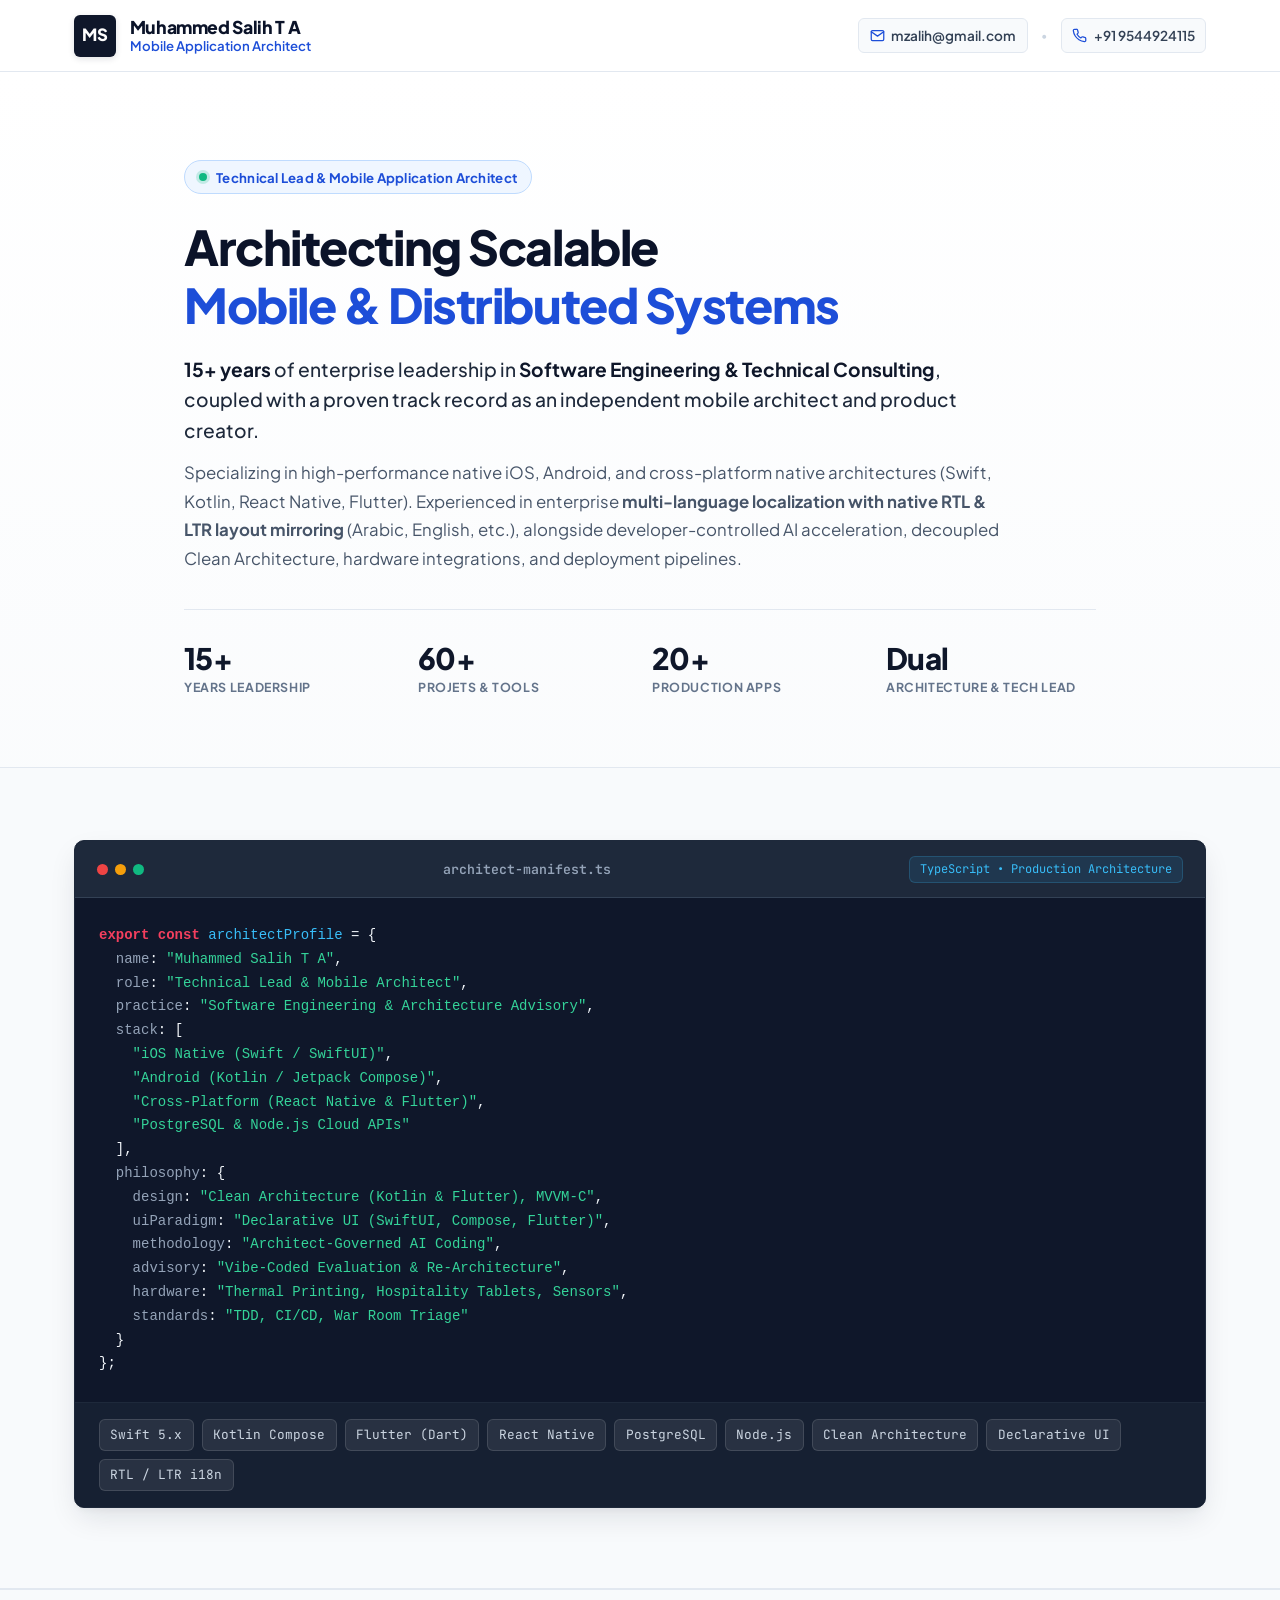
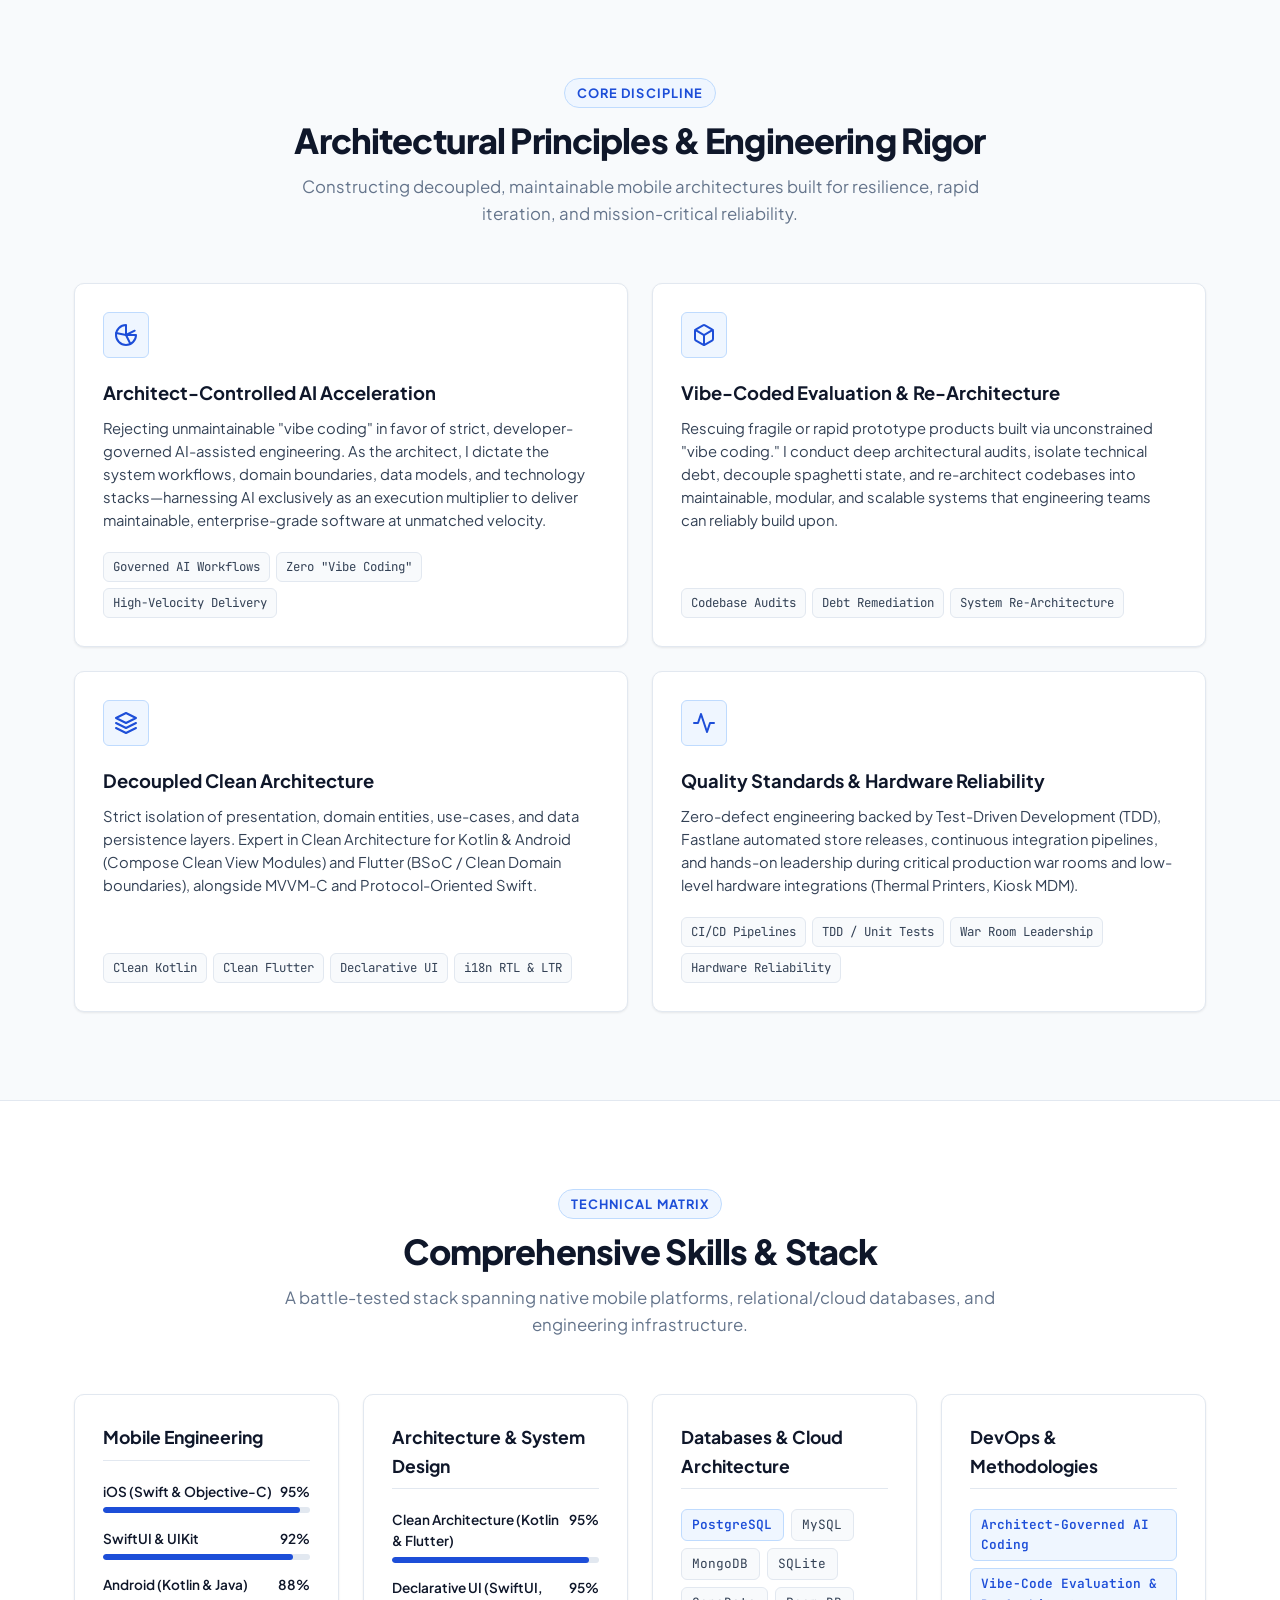
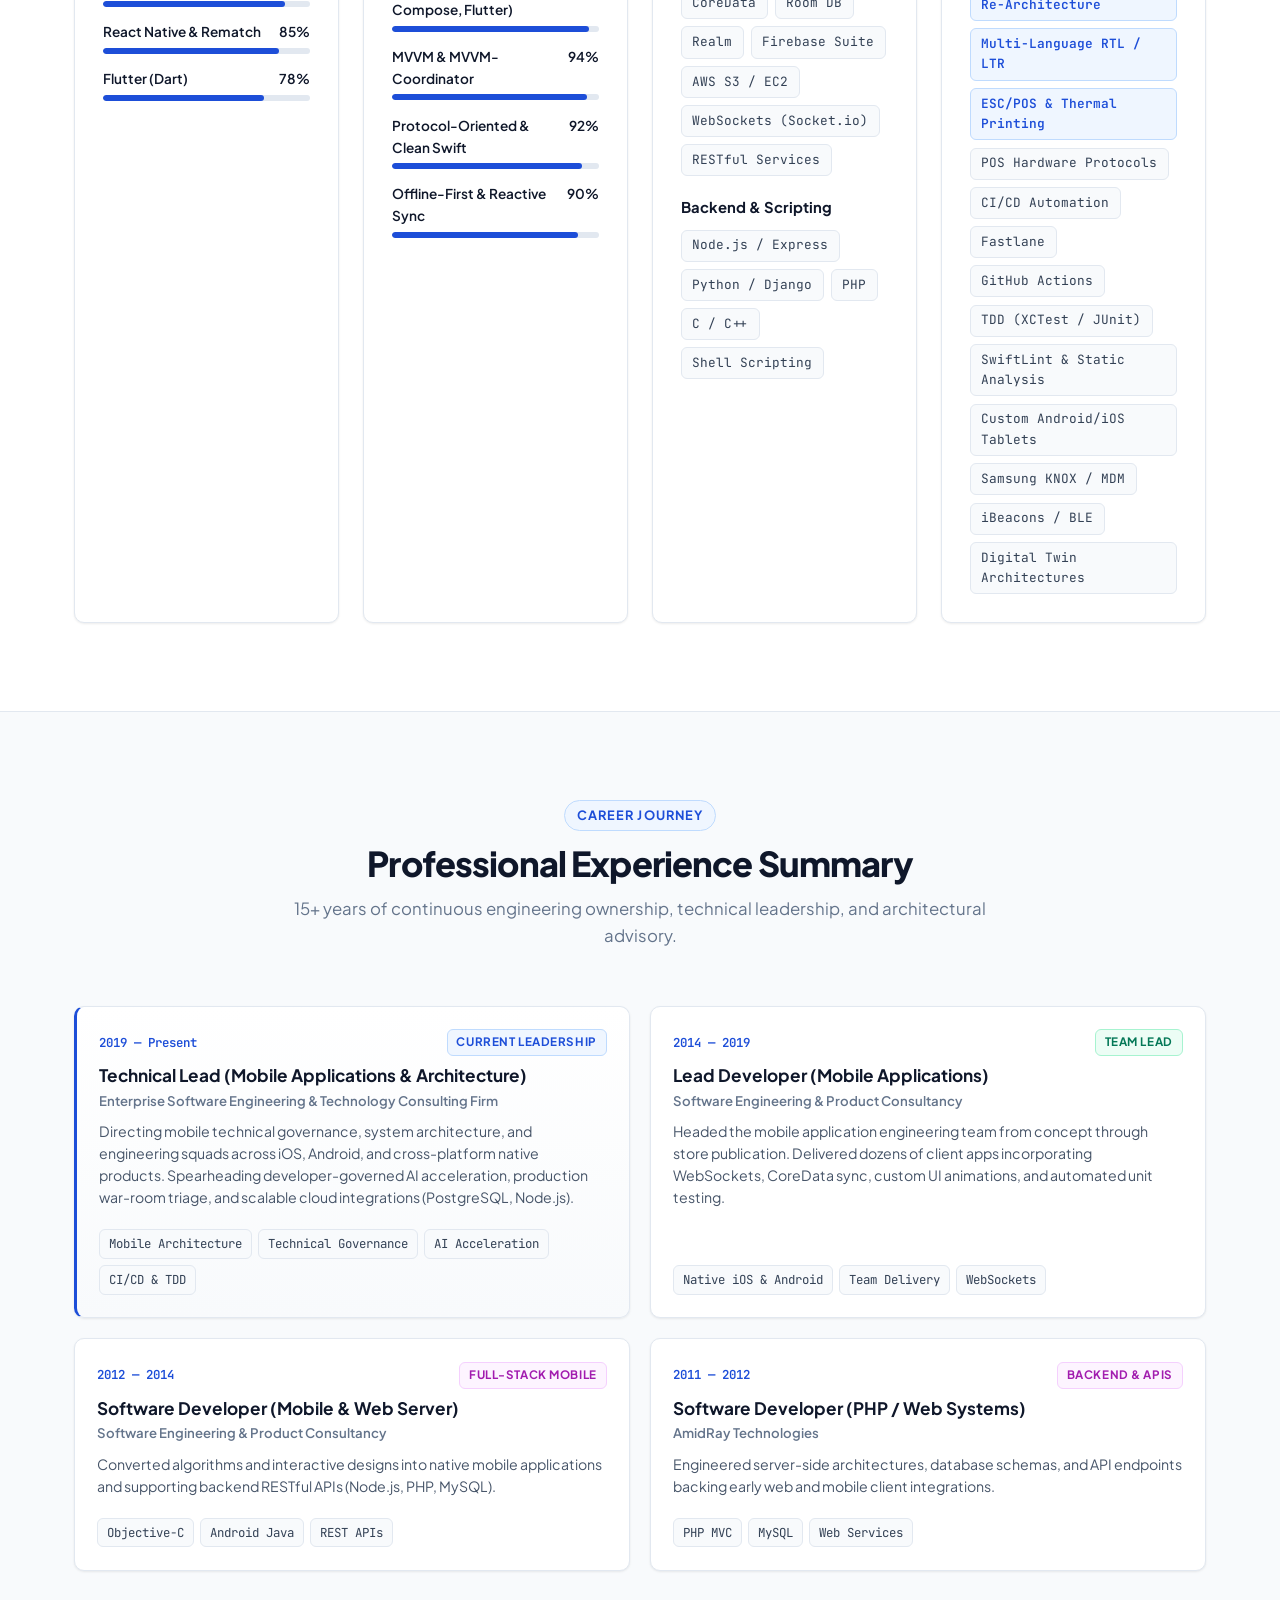
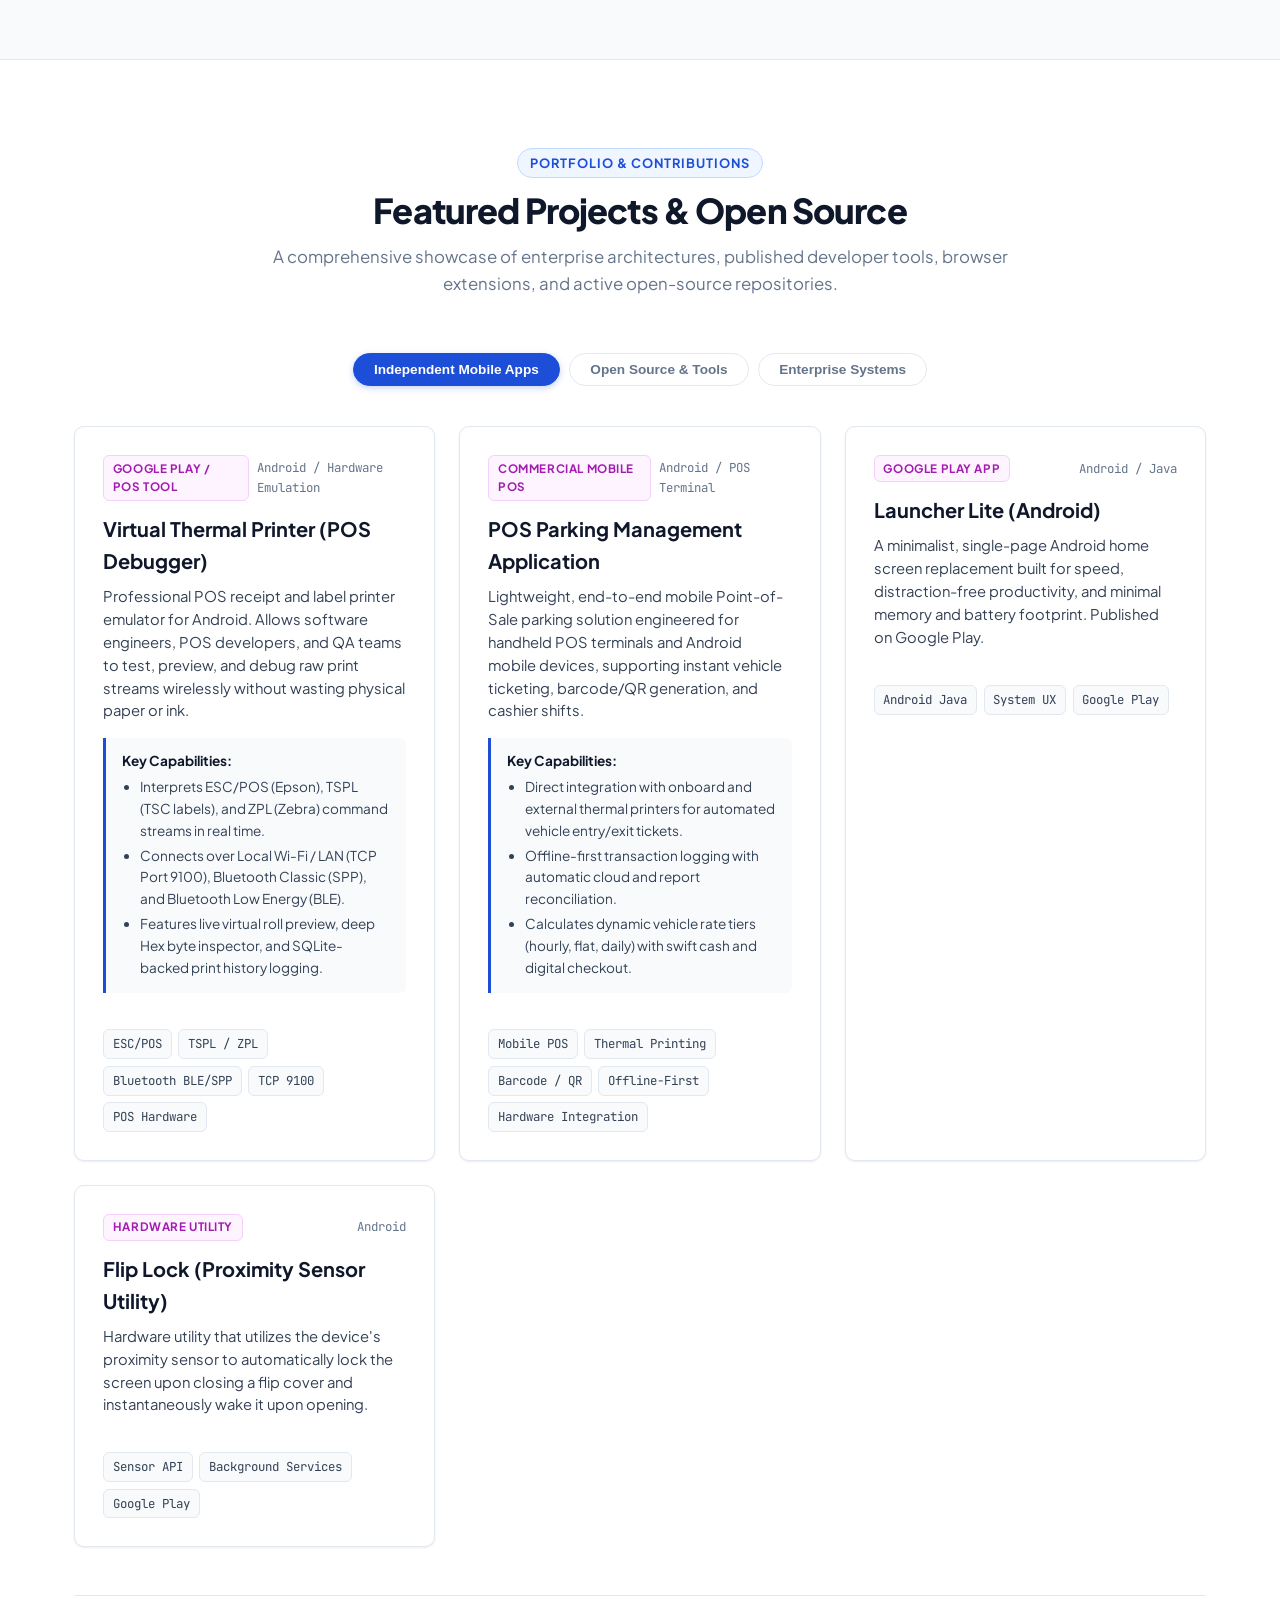
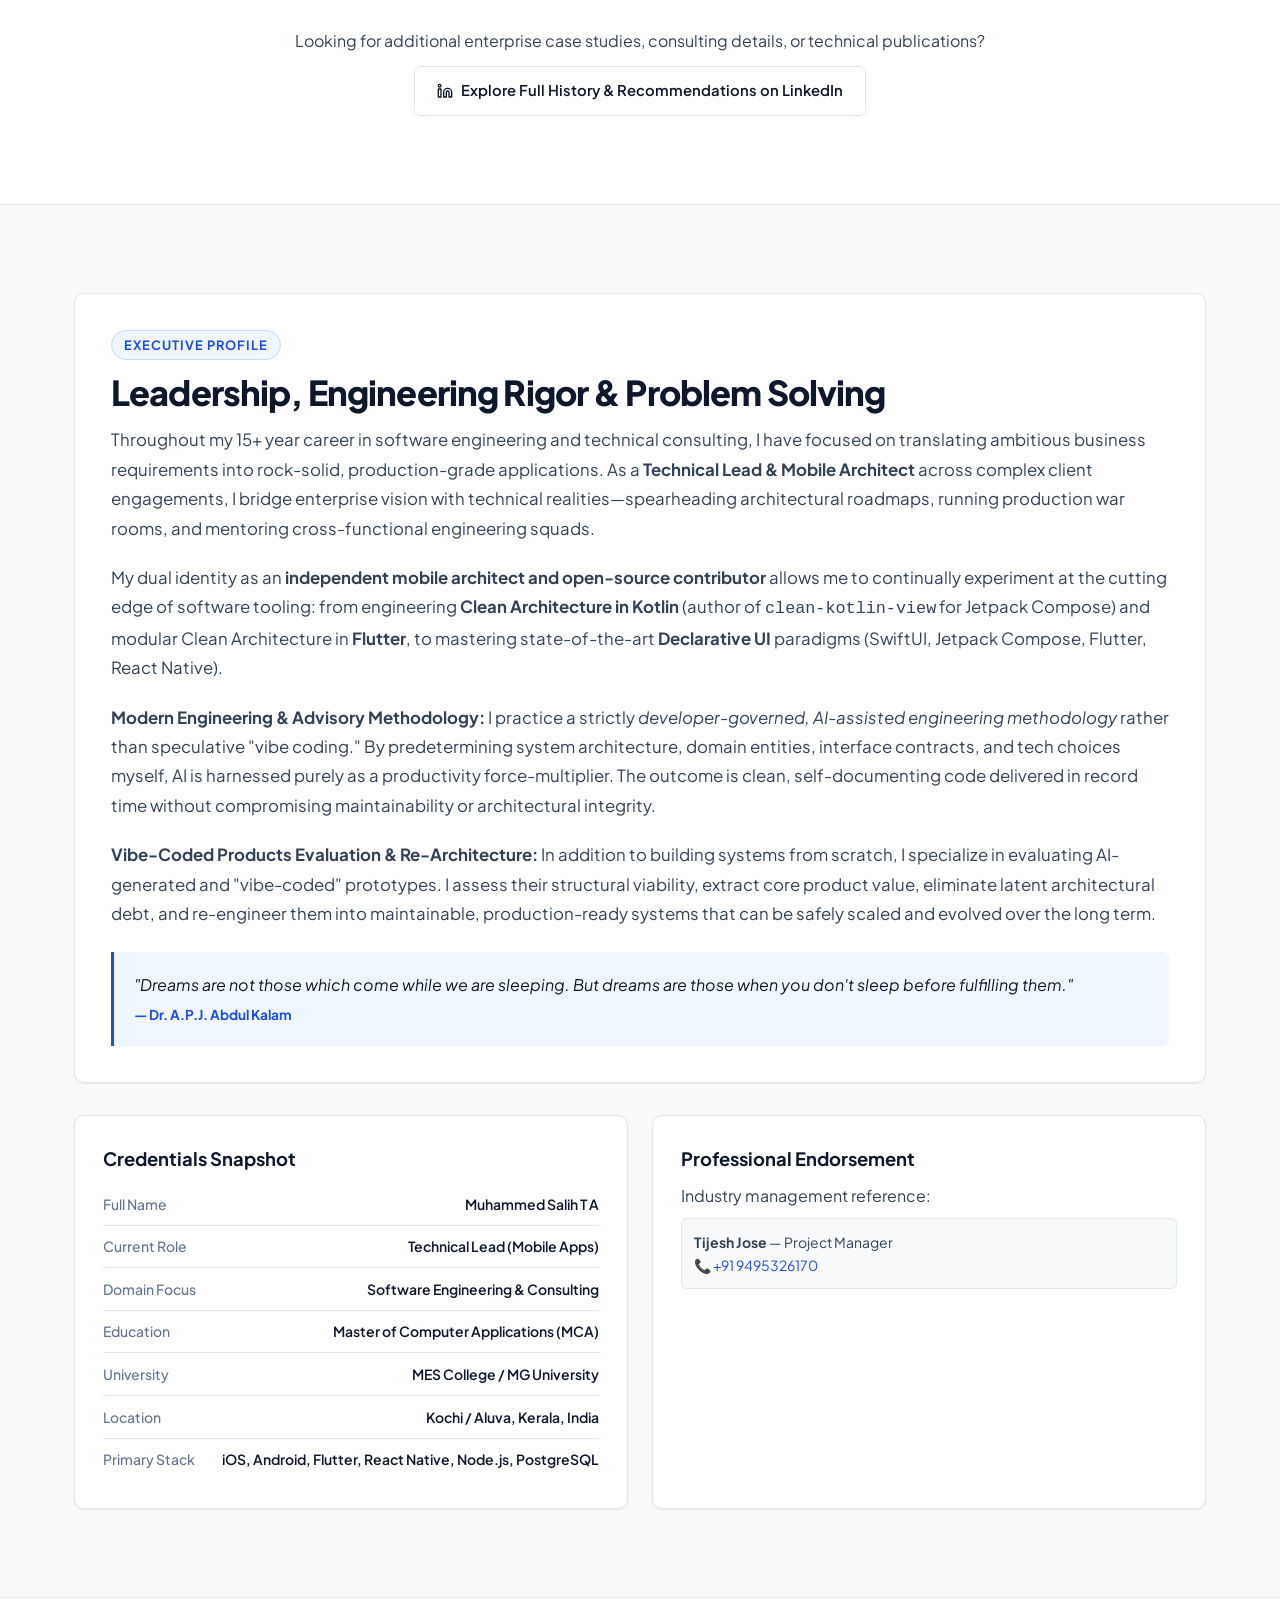
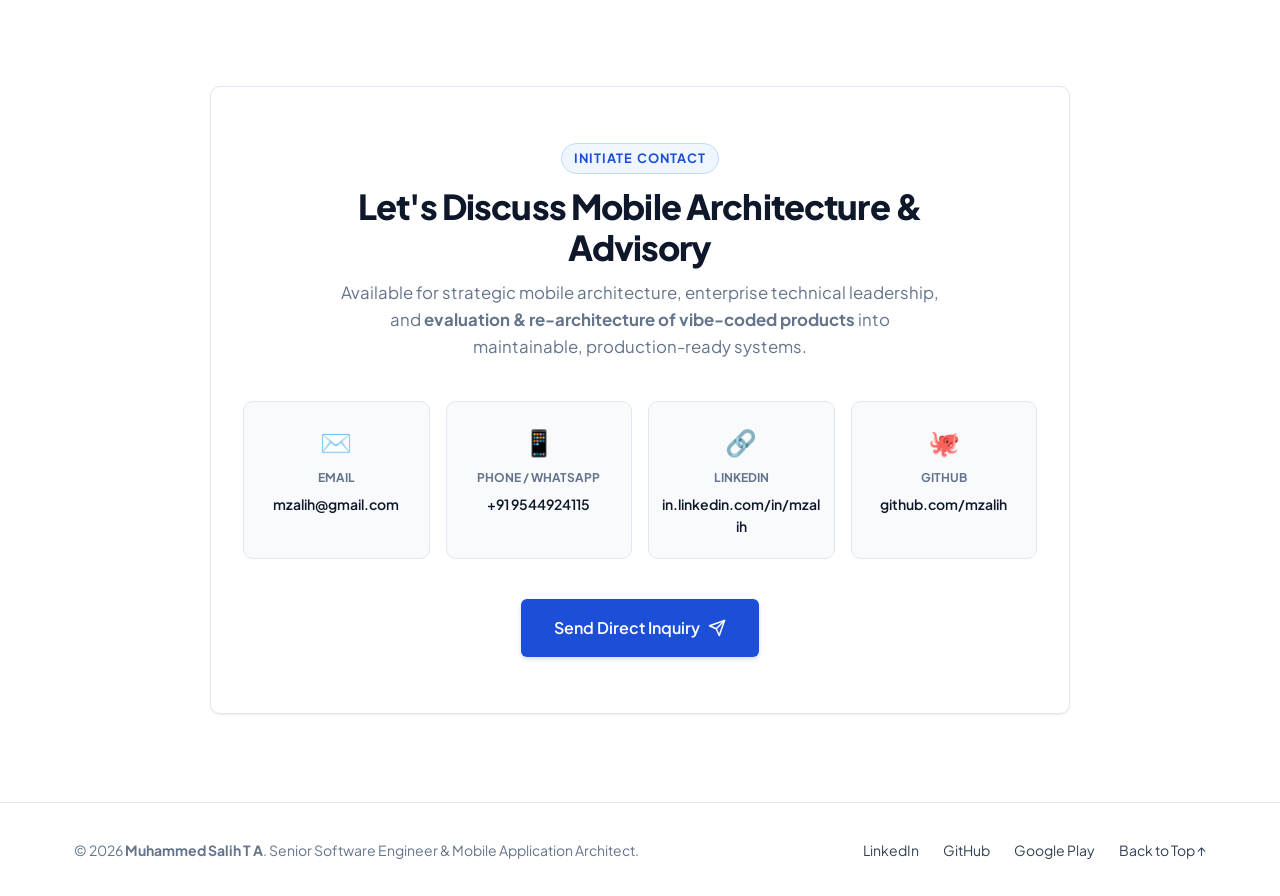
<file: index.html>
<!DOCTYPE html>
<html lang="en">

<head>
  <meta charset="UTF-8" />
  <meta name="viewport" content="width=device-width, initial-scale=1.0" />
  <title>Muhammed Salih T A — Senior Software Engineer & Mobile Application Architect</title>
  <meta name="description"
    content="Professional portfolio and dossier of Muhammed Salih T A (Zalih) — Senior Software Engineer, Mobile Application Architect, and Technical Lead." />
  <link rel="preconnect" href="https://fonts.googleapis.com" />
  <link rel="preconnect" href="https://fonts.gstatic.com" crossorigin />
  <link
    href="https://fonts.googleapis.com/css2?family=Plus+Jakarta+Sans:wght@300;400;500;600;700;800&family=JetBrains+Mono:wght@400;500;600&display=swap"
    rel="stylesheet" />
  <link rel="stylesheet" href="styles.css" />
</head>

<body class="light-theme">
  <!-- Subtle Architectural Grid Background -->
  <div class="bg-grid-pattern" aria-hidden="true"></div>

  <!-- Sticky Navbar -->
  <header class="navbar" id="navbar">
    <div class="container nav-container">
      <a href="#hero" class="brand">
        <span class="brand-monogram">MS</span>
        <div class="brand-info">
          <span class="brand-name">Muhammed Salih T A</span>
          <span class="brand-title">Mobile Application Architect</span>
        </div>
      </a>
      <div class="header-contact">
        <a href="mailto:mzalih@gmail.com" class="header-contact-link">
          <svg xmlns="http://www.w3.org/2000/svg" width="15" height="15" viewBox="0 0 24 24" fill="none" stroke="currentColor" stroke-width="2" stroke-linecap="round" stroke-linejoin="round"><path d="M4 4h16c1.1 0 2 .9 2 2v12c0 1.1-.9 2-2 2H4c-1.1 0-2-.9-2-2V6c0-1.1.9-2 2-2z"/><polyline points="22,6 12,13 2,6"/></svg>
          <span>mzalih@gmail.com</span>
        </a>
        <span class="header-contact-divider">•</span>
        <a href="tel:+919544924115" class="header-contact-link">
          <svg xmlns="http://www.w3.org/2000/svg" width="15" height="15" viewBox="0 0 24 24" fill="none" stroke="currentColor" stroke-width="2" stroke-linecap="round" stroke-linejoin="round"><path d="M22 16.92v3a2 2 0 0 1-2.18 2 19.79 19.79 0 0 1-8.63-3.07 19.5 19.5 0 0 1-6-6 19.79 19.79 0 0 1-3.07-8.67A2 2 0 0 1 4.11 2h3a2 2 0 0 1 2 1.72 12.84 12.84 0 0 0 .7 2.81 2 2 0 0 1-.45 2.11L8.09 9.91a16 16 0 0 0 6 6l1.27-1.27a2 2 0 0 1 2.11-.45 12.84 12.84 0 0 0 2.81.7A2 2 0 0 1 22 16.92z"/></svg>
          <span>+91 9544924115</span>
        </a>
      </div>
    </div>
  </header>

  <main>
    <!-- HERO SECTION -->
    <section class="hero-section" id="hero">
      <div class="container hero-container">
        <div class="hero-content">
          <div class="hero-status-pill">
            <span class="status-indicator"></span>
            Technical Lead & Mobile Application Architect
          </div>
          <h1 class="hero-title">
            Architecting Scalable <br />
            <span class="text-primary">Mobile & Distributed Systems</span>
          </h1>
          <p class="hero-lead">
            <strong>15+ years</strong> of enterprise leadership in <strong>Software Engineering & Technical
              Consulting</strong>, coupled with a proven track record as an independent mobile architect and product
            creator.
          </p>
          <p class="hero-bio">
            Specializing in high-performance native iOS, Android, and cross-platform native architectures (Swift,
            Kotlin, React Native, Flutter). Experienced in enterprise <strong>multi-language localization with native RTL & LTR layout mirroring</strong> (Arabic, English, etc.), alongside developer-controlled AI acceleration, decoupled Clean Architecture, hardware integrations, and deployment pipelines.
          </p>

          <div class="hero-stats">
            <div class="stat-card">
              <span class="stat-number">15+</span>
              <span class="stat-label">Years Leadership</span>
            </div>
            <div class="stat-card">
              <span class="stat-number">60+</span>
              <span class="stat-label">Projets & Tools</span>
            </div>
            <div class="stat-card">
              <span class="stat-number">20+</span>
              <span class="stat-label">Production Apps</span>
            </div>
            <div class="stat-card">
              <span class="stat-number">Dual</span>
              <span class="stat-label">Architecture & Tech Lead</span>
            </div>
          </div>
        </div>
      </div>
    </section>

    <!-- ARCHITECT MANIFEST SECTION (FULL WIDTH) -->
    <section class="section manifest-section" id="manifest">
      <div class="container">
        <div class="card terminal-card terminal-card-full">
          <div class="terminal-header">
            <div class="terminal-dots">
              <span class="dot red"></span>
              <span class="dot yellow"></span>
              <span class="dot green"></span>
            </div>
            <span class="terminal-title">architect-manifest.ts</span>
            <span class="terminal-tag">TypeScript • Production Architecture</span>
          </div>
          <div class="terminal-body">
            <pre><code><span class="code-kw">export const</span> <span class="code-var">architectProfile</span> = {
  <span class="code-prop">name</span>: <span class="code-str">"Muhammed Salih T A"</span>,
  <span class="code-prop">role</span>: <span class="code-str">"Technical Lead & Mobile Architect"</span>,
  <span class="code-prop">practice</span>: <span class="code-str">"Software Engineering & Architecture Advisory"</span>,
  <span class="code-prop">stack</span>: [
    <span class="code-str">"iOS Native (Swift / SwiftUI)"</span>,
    <span class="code-str">"Android (Kotlin / Jetpack Compose)"</span>,
    <span class="code-str">"Cross-Platform (React Native & Flutter)"</span>,
    <span class="code-str">"PostgreSQL & Node.js Cloud APIs"</span>
  ],
  <span class="code-prop">philosophy</span>: {
    <span class="code-prop">design</span>: <span class="code-str">"Clean Architecture (Kotlin & Flutter), MVVM-C"</span>,
    <span class="code-prop">uiParadigm</span>: <span class="code-str">"Declarative UI (SwiftUI, Compose, Flutter)"</span>,
    <span class="code-prop">methodology</span>: <span class="code-str">"Architect-Governed AI Coding"</span>,
    <span class="code-prop">advisory</span>: <span class="code-str">"Vibe-Coded Evaluation & Re-Architecture"</span>,
    <span class="code-prop">hardware</span>: <span class="code-str">"Thermal Printing, Hospitality Tablets, Sensors"</span>,
    <span class="code-prop">standards</span>: <span class="code-str">"TDD, CI/CD, War Room Triage"</span>
  }
};</code></pre>
          </div>
          <div class="terminal-footer">
            <span class="badge-tech">Swift 5.x</span>
            <span class="badge-tech">Kotlin Compose</span>
            <span class="badge-tech">Flutter (Dart)</span>
            <span class="badge-tech">React Native</span>
            <span class="badge-tech">PostgreSQL</span>
            <span class="badge-tech">Node.js</span>
            <span class="badge-tech">Clean Architecture</span>
            <span class="badge-tech">Declarative UI</span>
            <span class="badge-tech">RTL / LTR i18n</span>
          </div>
        </div>
      </div>
    </section>

    <!-- ARCHITECTURAL PILLARS -->
    <section class="section bg-light" id="architecture">
      <div class="container">
        <div class="section-header">
          <span class="section-tag">Core Discipline</span>
          <h2 class="section-title">Architectural Principles & Engineering Rigor</h2>
          <p class="section-desc">
            Constructing decoupled, maintainable mobile architectures built for resilience, rapid iteration, and
            mission-critical reliability.
          </p>
        </div>

        <div class="grid grid-4-pillars">
          <div class="card feature-card">
            <div class="card-icon">
              <svg xmlns="http://www.w3.org/2000/svg" width="24" height="24" viewBox="0 0 24 24" fill="none"
                stroke="currentColor" stroke-width="2" stroke-linecap="round" stroke-linejoin="round">
                <path d="M12 2a10 10 0 1 0 10 10H12V2z" />
                <path d="M12 12 2.1 10.1" />
                <path d="m12 12 4.3 8.7" />
                <path d="m12 12 8.7-4.3" />
              </svg>
            </div>
            <h3 class="card-heading">Architect-Controlled AI Acceleration</h3>
            <p class="card-text">
              Rejecting unmaintainable "vibe coding" in favor of strict, developer-governed AI-assisted engineering. As
              the architect, I dictate the system workflows, domain boundaries, data models, and technology
              stacks—harnessing AI exclusively as an execution multiplier to deliver maintainable, enterprise-grade
              software at unmatched velocity.
            </p>
            <div class="tag-row">
              <span class="tag">Governed AI Workflows</span>
              <span class="tag">Zero "Vibe Coding"</span>
              <span class="tag">High-Velocity Delivery</span>
            </div>
          </div>

          <div class="card feature-card">
            <div class="card-icon">
              <svg xmlns="http://www.w3.org/2000/svg" width="24" height="24" viewBox="0 0 24 24" fill="none"
                stroke="currentColor" stroke-width="2" stroke-linecap="round" stroke-linejoin="round">
                <path
                  d="M21 16V8a2 2 0 0 0-1-1.73l-7-4a2 2 0 0 0-2 0l-7 4A2 2 0 0 0 3 8v8a2 2 0 0 0 1 1.73l7 4a2 2 0 0 0 2 0l7-4A2 2 0 0 0 21 16z" />
                <polyline points="3.27 6.96 12 12.01 20.73 6.96" />
                <line x1="12" y1="22.08" x2="12" y2="12" />
              </svg>
            </div>
            <h3 class="card-heading">Vibe-Coded Evaluation & Re-Architecture</h3>
            <p class="card-text">
              Rescuing fragile or rapid prototype products built via unconstrained "vibe coding." I conduct deep
              architectural audits, isolate technical debt, decouple spaghetti state, and re-architect codebases into
              maintainable, modular, and scalable systems that engineering teams can reliably build upon.
            </p>
            <div class="tag-row">
              <span class="tag">Codebase Audits</span>
              <span class="tag">Debt Remediation</span>
              <span class="tag">System Re-Architecture</span>
            </div>
          </div>

          <div class="card feature-card">
            <div class="card-icon">
              <svg xmlns="http://www.w3.org/2000/svg" width="24" height="24" viewBox="0 0 24 24" fill="none"
                stroke="currentColor" stroke-width="2" stroke-linecap="round" stroke-linejoin="round">
                <polygon points="12 2 2 7 12 12 22 7 12 2" />
                <polyline points="2 17 12 22 22 17" />
                <polyline points="2 12 12 17 22 12" />
              </svg>
            </div>
            <h3 class="card-heading">Decoupled Clean Architecture</h3>
            <p class="card-text">
              Strict isolation of presentation, domain entities, use-cases, and data persistence layers. Expert in Clean
              Architecture for Kotlin & Android (Compose Clean View Modules) and Flutter (BSoC / Clean Domain
              boundaries), alongside MVVM-C and Protocol-Oriented Swift.
            </p>
            <div class="tag-row">
              <span class="tag">Clean Kotlin</span>
              <span class="tag">Clean Flutter</span>
              <span class="tag">Declarative UI</span>
              <span class="tag">i18n RTL & LTR</span>
            </div>
          </div>

          <div class="card feature-card">
            <div class="card-icon">
              <svg xmlns="http://www.w3.org/2000/svg" width="24" height="24" viewBox="0 0 24 24" fill="none"
                stroke="currentColor" stroke-width="2" stroke-linecap="round" stroke-linejoin="round">
                <polyline points="22 12 18 12 15 21 9 3 6 12 2 12" />
              </svg>
            </div>
            <h3 class="card-heading">Quality Standards & Hardware Reliability</h3>
            <p class="card-text">
              Zero-defect engineering backed by Test-Driven Development (TDD), Fastlane automated store releases, continuous integration pipelines, and hands-on leadership during critical production war rooms and low-level hardware integrations (Thermal Printers, Kiosk MDM).
            </p>
            <div class="tag-row">
              <span class="tag">CI/CD Pipelines</span>
              <span class="tag">TDD / Unit Tests</span>
              <span class="tag">War Room Leadership</span>
              <span class="tag">Hardware Reliability</span>
            </div>
          </div>
        </div>
      </div>
    </section>

    <!-- TECHNICAL SKILLS MATRIX -->
    <section class="section" id="skills">
      <div class="container">
        <div class="section-header">
          <span class="section-tag">Technical Matrix</span>
          <h2 class="section-title">Comprehensive Skills & Stack</h2>
          <p class="section-desc">
            A battle-tested stack spanning native mobile platforms, relational/cloud databases, and engineering
            infrastructure.
          </p>
        </div>

        <div class="skills-grid">
          <!-- Col 1 -->
          <div class="card skill-card">
            <h3 class="skill-category-title">Mobile Engineering</h3>
            <ul class="skill-meter-list">
              <li>
                <div class="meter-info"><span>iOS (Swift & Objective-C)</span><span>95%</span></div>
                <div class="meter-bar">
                  <div class="meter-fill" style="width: 95%"></div>
                </div>
              </li>
              <li>
                <div class="meter-info"><span>SwiftUI & UIKit</span><span>92%</span></div>
                <div class="meter-bar">
                  <div class="meter-fill" style="width: 92%"></div>
                </div>
              </li>
              <li>
                <div class="meter-info"><span>Android (Kotlin & Java)</span><span>88%</span></div>
                <div class="meter-bar">
                  <div class="meter-fill" style="width: 88%"></div>
                </div>
              </li>
              <li>
                <div class="meter-info"><span>React Native & Rematch</span><span>85%</span></div>
                <div class="meter-bar">
                  <div class="meter-fill" style="width: 85%"></div>
                </div>
              </li>
              <li>
                <div class="meter-info"><span>Flutter (Dart)</span><span>78%</span></div>
                <div class="meter-bar">
                  <div class="meter-fill" style="width: 78%"></div>
                </div>
              </li>
            </ul>
          </div>

          <!-- Col 2 -->
          <div class="card skill-card">
            <h3 class="skill-category-title">Architecture & System Design</h3>
            <ul class="skill-meter-list">
              <li>
                <div class="meter-info"><span>Clean Architecture (Kotlin & Flutter)</span><span>95%</span></div>
                <div class="meter-bar">
                  <div class="meter-fill" style="width: 95%"></div>
                </div>
              </li>
              <li>
                <div class="meter-info"><span>Declarative UI (SwiftUI, Compose, Flutter)</span><span>95%</span></div>
                <div class="meter-bar">
                  <div class="meter-fill" style="width: 95%"></div>
                </div>
              </li>
              <li>
                <div class="meter-info"><span>MVVM & MVVM-Coordinator</span><span>94%</span></div>
                <div class="meter-bar">
                  <div class="meter-fill" style="width: 94%"></div>
                </div>
              </li>
              <li>
                <div class="meter-info"><span>Protocol-Oriented & Clean Swift</span><span>92%</span></div>
                <div class="meter-bar">
                  <div class="meter-fill" style="width: 92%"></div>
                </div>
              </li>
              <li>
                <div class="meter-info"><span>Offline-First & Reactive Sync</span><span>90%</span></div>
                <div class="meter-bar">
                  <div class="meter-fill" style="width: 90%"></div>
                </div>
              </li>
            </ul>
          </div>

          <!-- Col 3 -->
          <div class="card skill-card">
            <h3 class="skill-category-title">Databases & Cloud Architecture</h3>
            <div class="badge-cluster">
              <span class="badge-tech highlight">PostgreSQL</span>
              <span class="badge-tech">MySQL</span>
              <span class="badge-tech">MongoDB</span>
              <span class="badge-tech">SQLite</span>
              <span class="badge-tech">CoreData</span>
              <span class="badge-tech">Room DB</span>
              <span class="badge-tech">Realm</span>
              <span class="badge-tech">Firebase Suite</span>
              <span class="badge-tech">AWS S3 / EC2</span>
              <span class="badge-tech">WebSockets (Socket.io)</span>
              <span class="badge-tech">RESTful Services</span>
            </div>

            <h4 class="skill-subheading">Backend & Scripting</h4>
            <div class="badge-cluster">
              <span class="badge-tech">Node.js / Express</span>
              <span class="badge-tech">Python / Django</span>
              <span class="badge-tech">PHP</span>
              <span class="badge-tech">C / C++</span>
              <span class="badge-tech">Shell Scripting</span>
            </div>
          </div>

          <!-- Col 4 -->
          <div class="card skill-card">
            <h3 class="skill-category-title">DevOps & Methodologies</h3>
            <div class="badge-cluster">
              <span class="badge-tech highlight">Architect-Governed AI Coding</span>
              <span class="badge-tech highlight">Vibe-Code Evaluation & Re-Architecture</span>
              <span class="badge-tech highlight">Multi-Language RTL / LTR</span>
              <span class="badge-tech highlight">ESC/POS & Thermal Printing</span>
              <span class="badge-tech">POS Hardware Protocols</span>
              <span class="badge-tech">CI/CD Automation</span>
              <span class="badge-tech">Fastlane</span>
              <span class="badge-tech">GitHub Actions</span>
              <span class="badge-tech">TDD (XCTest / JUnit)</span>
              <span class="badge-tech">SwiftLint & Static Analysis</span>
              <span class="badge-tech">Custom Android/iOS Tablets</span>
              <span class="badge-tech">Samsung KNOX / MDM</span>
              <span class="badge-tech">iBeacons / BLE</span>
              <span class="badge-tech">Digital Twin Architectures</span>
            </div>
          </div>
        </div>
      </div>
    </section>

    

    <!-- PROFESSIONAL EXPERIENCE SUMMARY -->
    <section class="section bg-light" id="experience">
      <div class="container">
        <div class="section-header">
          <span class="section-tag">Career Journey</span>
          <h2 class="section-title">Professional Experience Summary</h2>
          <p class="section-desc">
            15+ years of continuous engineering ownership, technical leadership, and architectural advisory.
          </p>
        </div>

        <div class="exp-summary-grid">
          <!-- Role 1: Tech Lead -->
          <div class="card exp-summary-card active-role">
            <div class="exp-summary-top">
              <span class="exp-period">2019 — Present</span>
              <span class="badge badge-enterprise">Current Leadership</span>
            </div>
            <h3 class="exp-role">Technical Lead (Mobile Applications & Architecture)</h3>
            <div class="exp-org">Enterprise Software Engineering & Technology Consulting Firm</div>
            <p class="exp-desc">
              Directing mobile technical governance, system architecture, and engineering squads across iOS, Android, and cross-platform native products. Spearheading developer-governed AI acceleration, production war-room triage, and scalable cloud integrations (PostgreSQL, Node.js).
            </p>
            <div class="tag-row">
              <span class="tag">Mobile Architecture</span>
              <span class="tag">Technical Governance</span>
              <span class="tag">AI Acceleration</span>
              <span class="tag">CI/CD & TDD</span>
            </div>
          </div>

          <!-- Role 2: Lead Developer -->
          <div class="card exp-summary-card">
            <div class="exp-summary-top">
              <span class="exp-period">2014 — 2019</span>
              <span class="badge badge-open">Team Lead</span>
            </div>
            <h3 class="exp-role">Lead Developer (Mobile Applications)</h3>
            <div class="exp-org">Software Engineering & Product Consultancy</div>
            <p class="exp-desc">
              Headed the mobile application engineering team from concept through store publication. Delivered dozens of client apps incorporating WebSockets, CoreData sync, custom UI animations, and automated unit testing.
            </p>
            <div class="tag-row">
              <span class="tag">Native iOS & Android</span>
              <span class="tag">Team Delivery</span>
              <span class="tag">WebSockets</span>
            </div>
          </div>

          <!-- Role 3: Software Developer Mobile & Server -->
          <div class="card exp-summary-card">
            <div class="exp-summary-top">
              <span class="exp-period">2012 — 2014</span>
              <span class="badge badge-indie">Full-Stack Mobile</span>
            </div>
            <h3 class="exp-role">Software Developer (Mobile & Web Server)</h3>
            <div class="exp-org">Software Engineering & Product Consultancy</div>
            <p class="exp-desc">
              Converted algorithms and interactive designs into native mobile applications and supporting backend RESTful APIs (Node.js, PHP, MySQL).
            </p>
            <div class="tag-row">
              <span class="tag">Objective-C</span>
              <span class="tag">Android Java</span>
              <span class="tag">REST APIs</span>
            </div>
          </div>

          <!-- Role 4: Software Developer Web -->
          <div class="card exp-summary-card">
            <div class="exp-summary-top">
              <span class="exp-period">2011 — 2012</span>
              <span class="badge badge-indie">Backend & APIs</span>
            </div>
            <h3 class="exp-role">Software Developer (PHP / Web Systems)</h3>
            <div class="exp-org">AmidRay Technologies</div>
            <p class="exp-desc">
              Engineered server-side architectures, database schemas, and API endpoints backing early web and mobile client integrations.
            </p>
            <div class="tag-row">
              <span class="tag">PHP MVC</span>
              <span class="tag">MySQL</span>
              <span class="tag">Web Services</span>
            </div>
          </div>
        </div>
      </div>
    </section>

    <!-- PROJECTS & OPEN SOURCE -->
    <section class="section" id="projects">
      <div class="container">
        <div class="section-header">
          <span class="section-tag">Portfolio & Contributions</span>
          <h2 class="section-title">Featured Projects & Open Source</h2>
          <p class="section-desc">
            A comprehensive showcase of enterprise architectures, published developer tools, browser extensions, and
            active open-source repositories.
          </p>
        </div>

        <!-- Filter tabs -->
        <div class="project-filters">
          <button class="filter-btn active" data-filter="independent">Independent Mobile Apps</button>
          <button class="filter-btn" data-filter="opensource">Open Source & Tools</button>
          <button class="filter-btn" data-filter="enterprise">Enterprise Systems</button>
        </div>

        <div class="grid grid-2 project-grid" id="projectContainer">

          <!-- INDIE 1: Virtual Thermal Printer -->
          <div class="card project-card" data-category="independent">
            <div class="project-card-header">
              <span class="badge badge-indie">Google Play / POS Tool</span>
              <span class="project-lang">Android / Hardware Emulation</span>
            </div>
            <h3 class="project-title">Virtual Thermal Printer (POS Debugger)</h3>
            <p class="project-summary">
              Professional POS receipt and label printer emulator for Android. Allows software engineers, POS
              developers, and QA teams to test, preview, and debug raw print streams wirelessly without wasting physical
              paper or ink.
            </p>
            <div class="project-meta-box">
              <strong>Key Capabilities:</strong>
              <ul>
                <li>Interprets ESC/POS (Epson), TSPL (TSC labels), and ZPL (Zebra) command streams in real time.</li>
                <li>Connects over Local Wi-Fi / LAN (TCP Port 9100), Bluetooth Classic (SPP), and Bluetooth Low Energy
                  (BLE).</li>
                <li>Features live virtual roll preview, deep Hex byte inspector, and SQLite-backed print history
                  logging.</li>
              </ul>
            </div>
            <div class="tag-row">
              <span class="tag">ESC/POS</span>
              <span class="tag">TSPL / ZPL</span>
              <span class="tag">Bluetooth BLE/SPP</span>
              <span class="tag">TCP 9100</span>
              <span class="tag">POS Hardware</span>
            </div>
          </div>

          <!-- INDIE 2: POS Parking Application -->
          <div class="card project-card" data-category="independent">
            <div class="project-card-header">
              <span class="badge badge-indie">Commercial Mobile POS</span>
              <span class="project-lang">Android / POS Terminal</span>
            </div>
            <h3 class="project-title">POS Parking Management Application</h3>
            <p class="project-summary">
              Lightweight, end-to-end mobile Point-of-Sale parking solution engineered for handheld POS terminals and
              Android mobile devices, supporting instant vehicle ticketing, barcode/QR generation, and cashier shifts.
            </p>
            <div class="project-meta-box">
              <strong>Key Capabilities:</strong>
              <ul>
                <li>Direct integration with onboard and external thermal printers for automated vehicle entry/exit
                  tickets.</li>
                <li>Offline-first transaction logging with automatic cloud and report reconciliation.</li>
                <li>Calculates dynamic vehicle rate tiers (hourly, flat, daily) with swift cash and digital checkout.
                </li>
              </ul>
            </div>
            <div class="tag-row">
              <span class="tag">Mobile POS</span>
              <span class="tag">Thermal Printing</span>
              <span class="tag">Barcode / QR</span>
              <span class="tag">Offline-First</span>
              <span class="tag">Hardware Integration</span>
            </div>
          </div>

          <!-- INDIE 3: Launcher Lite -->
          <div class="card project-card" data-category="independent">
            <div class="project-card-header">
              <span class="badge badge-indie">Google Play App</span>
              <span class="project-lang">Android / Java</span>
            </div>
            <h3 class="project-title">Launcher Lite (Android)</h3>
            <p class="project-summary">
              A minimalist, single-page Android home screen replacement built for speed, distraction-free productivity,
              and minimal memory and battery footprint. Published on Google Play.
            </p>
            <div class="tag-row">
              <span class="tag">Android Java</span>
              <span class="tag">System UX</span>
              <span class="tag">Google Play</span>
            </div>
          </div>

          <!-- INDIE 4: Flip Lock -->
          <div class="card project-card" data-category="independent">
            <div class="project-card-header">
              <span class="badge badge-indie">Hardware Utility</span>
              <span class="project-lang">Android</span>
            </div>
            <h3 class="project-title">Flip Lock (Proximity Sensor Utility)</h3>
            <p class="project-summary">
              Hardware utility that utilizes the device's proximity sensor to automatically lock the screen upon closing
              a flip cover and instantaneously wake it upon opening.
            </p>
            <div class="tag-row">
              <span class="tag">Sensor API</span>
              <span class="tag">Background Services</span>
              <span class="tag">Google Play</span>
            </div>
          </div>

          <!-- OPEN SOURCE 1: clean-kotlin-view -->
          <div class="card project-card" data-category="opensource">
            <div class="project-card-header">
              <span class="badge badge-open">Open Source Tool</span>
              <span class="project-lang">Shell / Kotlin Compose</span>
            </div>
            <h3 class="project-title">Clean Kotlin</h3>
            <p class="project-summary">
              Automated CLI code-generation tool designed to scaffold production-ready Jetpack Compose view modules
              adhering to Clean Architecture principles in Android applications.
            </p>
            <div class="project-meta-box">
              <strong>Key Capabilities:</strong>
              <ul>
                <li>Instantly generates structured UI, ViewModel, state, and presentation layers for Jetpack Compose.
                </li>
                <li>Enforces clean architecture folder structures and package namespaces with zero manual boilerplate.
                </li>
              </ul>
            </div>
            <div class="card-links">
              <a href="https://github.com/mzalih/clean-kotlin-view" target="_blank" rel="noopener noreferrer"
                class="link-btn">
                <span>View on GitHub</span>
                <svg xmlns="http://www.w3.org/2000/svg" width="14" height="14" viewBox="0 0 24 24" fill="none"
                  stroke="currentColor" stroke-width="2" stroke-linecap="round" stroke-linejoin="round">
                  <path d="M18 13v6a2 2 0 0 1-2 2H5a2 2 0 0 1-2-2V8a2 2 0 0 1 2-2h6" />
                  <polyline points="15 3 21 3 21 9" />
                  <line x1="10" y1="14" x2="21" y2="3" />
                </svg>
              </a>
            </div>
            <div class="tag-row">
              <span class="tag">Kotlin Compose</span>
              <span class="tag">Clean Architecture</span>
              <span class="tag">Code Generator</span>
              <span class="tag">MIT License</span>
            </div>
          </div>

          <!-- OPEN SOURCE 2: Chrome-Md-Reader -->
          <div class="card project-card" data-category="opensource">
            <div class="project-card-header">
              <span class="badge badge-open">Chrome Extension</span>
              <span class="project-lang">Manifest V3 / JS</span>
            </div>
            <h3 class="project-title">Local Markdown & Mermaid Viewer</h3>
            <p class="project-summary">
              High-productivity Chrome extension that transforms raw local <code>.md</code> files and online Markdown
              URLs into beautifully styled, rendered HTML documents with built-in Mermaid diagram rendering.
            </p>
            <div class="project-meta-box">
              <strong>Key Capabilities:</strong>
              <ul>
                <li>Built for modern Chrome Manifest V3 with activeTab scripting and zero external server dependencies.
                </li>
                <li>Integrates Marked.js and Mermaid.js to seamlessly render complex software architecture diagrams
                  directly in-browser.</li>
              </ul>
            </div>
            <div class="card-links">
              <a href="https://github.com/mzalih/Chrome-Md-Reader" target="_blank" rel="noopener noreferrer"
                class="link-btn">
                <span>View on GitHub</span>
                <svg xmlns="http://www.w3.org/2000/svg" width="14" height="14" viewBox="0 0 24 24" fill="none"
                  stroke="currentColor" stroke-width="2" stroke-linecap="round" stroke-linejoin="round">
                  <path d="M18 13v6a2 2 0 0 1-2 2H5a2 2 0 0 1-2-2V8a2 2 0 0 1 2-2h6" />
                  <polyline points="15 3 21 3 21 9" />
                  <line x1="10" y1="14" x2="21" y2="3" />
                </svg>
              </a>
            </div>
            <div class="tag-row">
              <span class="tag">Chrome Manifest V3</span>
              <span class="tag">Markdown</span>
              <span class="tag">Mermaid.js</span>
              <span class="tag">Developer Tools</span>
            </div>
          </div>

          <!-- OPEN SOURCE 3: PriceConvertor-Chrome-Extentions -->
          <div class="card project-card" data-category="opensource">
            <div class="project-card-header">
              <span class="badge badge-open">Chrome Extension</span>
              <span class="project-lang">JavaScript</span>
            </div>
            <h3 class="project-title">Local Price Converter Extension</h3>
            <p class="project-summary">
              Intelligent browser extension that automatically detects foreign currency values on international websites
              and converts them into the user's local currency via tooltips or smart hover detection.
            </p>
            <div class="project-meta-box">
              <strong>Key Capabilities:</strong>
              <ul>
                <li>Smart hover and selection modes detecting price contexts on platforms like Amazon, Noon, and global
                  retailers.</li>
                <li>Supports 13+ major global currencies with lightweight, background daily exchange rate
                  synchronization.</li>
              </ul>
            </div>
            <div class="card-links">
              <a href="https://github.com/mzalih/PriceConvertor-Chrome-Extentions" target="_blank"
                rel="noopener noreferrer" class="link-btn">
                <span>View on GitHub</span>
                <svg xmlns="http://www.w3.org/2000/svg" width="14" height="14" viewBox="0 0 24 24" fill="none"
                  stroke="currentColor" stroke-width="2" stroke-linecap="round" stroke-linejoin="round">
                  <path d="M18 13v6a2 2 0 0 1-2 2H5a2 2 0 0 1-2-2V8a2 2 0 0 1 2-2h6" />
                  <polyline points="15 3 21 3 21 9" />
                  <line x1="10" y1="14" x2="21" y2="3" />
                </svg>
              </a>
            </div>
            <div class="tag-row">
              <span class="tag">JavaScript</span>
              <span class="tag">DOM Manipulation</span>
              <span class="tag">FX Exchange Rates</span>
              <span class="tag">Chrome API</span>
            </div>
          </div>

          <!-- OPEN SOURCE 4: rn-rematch-boilerplate -->
          <div class="card project-card" data-category="opensource">
            <div class="project-card-header">
              <span class="badge badge-open">Architecture Boilerplate</span>
              <span class="project-lang">React Native</span>
            </div>
            <h3 class="project-title">React Native Rematch Architecture Starter</h3>
            <p class="project-summary">
              Production-tested template for building scalable React Native applications incorporating Rematch (Redux
              without boilerplate), declarative navigation hierarchies, and isolated network services.
            </p>
            <div class="card-links">
              <a href="https://github.com/mzalih/rn-rematch-boilerplate" target="_blank" rel="noopener noreferrer"
                class="link-btn">
                <span>View on GitHub</span>
                <svg xmlns="http://www.w3.org/2000/svg" width="14" height="14" viewBox="0 0 24 24" fill="none"
                  stroke="currentColor" stroke-width="2" stroke-linecap="round" stroke-linejoin="round">
                  <path d="M18 13v6a2 2 0 0 1-2 2H5a2 2 0 0 1-2-2V8a2 2 0 0 1 2-2h6" />
                  <polyline points="15 3 21 3 21 9" />
                  <line x1="10" y1="14" x2="21" y2="3" />
                </svg>
              </a>
            </div>
            <div class="tag-row">
              <span class="tag">React Native</span>
              <span class="tag">Rematch</span>
              <span class="tag">Redux</span>
              <span class="tag">Mobile Architecture</span>
            </div>
          </div>

          <!-- OPEN SOURCE 5: Photoline -->
          <div class="card project-card" data-category="opensource">
            <div class="project-card-header">
              <span class="badge badge-open">iOS Library</span>
              <span class="project-lang">Objective-C</span>
            </div>
            <h3 class="project-title">Photoline (iOS Photo/Asset Engine)</h3>
            <p class="project-summary">
              High-performance iOS library to asynchronously query, index, sort, and organize local device image
              galleries and albums across custom date intervals and asset collections.
            </p>
            <div class="card-links">
              <a href="https://github.com/mzalih/Photoline" target="_blank" rel="noopener noreferrer" class="link-btn">
                <span>View on GitHub</span>
                <svg xmlns="http://www.w3.org/2000/svg" width="14" height="14" viewBox="0 0 24 24" fill="none"
                  stroke="currentColor" stroke-width="2" stroke-linecap="round" stroke-linejoin="round">
                  <path d="M18 13v6a2 2 0 0 1-2 2H5a2 2 0 0 1-2-2V8a2 2 0 0 1 2-2h6" />
                  <polyline points="15 3 21 3 21 9" />
                  <line x1="10" y1="14" x2="21" y2="3" />
                </svg>
              </a>
            </div>
            <div class="tag-row">
              <span class="tag">Objective-C</span>
              <span class="tag">iOS Assets</span>
              <span class="tag">BSD-2-Clause</span>
            </div>
          </div>

          <!-- ENTERPRISE 1: Enterprise Commerce Suite -->
          <div class="card project-card" data-category="enterprise">
            <div class="project-card-header">
              <span class="badge badge-enterprise">Enterprise Platform</span>
              <span class="project-lang">iOS Lead / Android Tech Lead</span>
            </div>
            <h3 class="project-title">Enterprise Business & Commerce Suite</h3>
            <p class="project-summary">
              Integrated multi-tenant business suite incorporating mobile customer engagement, instant messaging,
              appointment booking, invoice generation, and CardConnect payment gateway integrations.
            </p>
            <div class="project-meta-box">
              <strong>Architectural Achievements:</strong>
              <ul>
                <li>Implemented offline-first CoreData synchronization combined with real-time Socket.io channels.</li>
                <li>Engineered zero-defect CI/CD automated distribution pipelines with rigorous unit testing suites.
                </li>
              </ul>
            </div>
            <div class="tag-row">
              <span class="tag">Swift</span>
              <span class="tag">Kotlin</span>
              <span class="tag">CardConnect</span>
              <span class="tag">Socket.io</span>
              <span class="tag">CoreData</span>
              <span class="tag">CI/CD</span>
            </div>
          </div>

          <!-- ENTERPRISE 1: Hotel PMS -->
          <div class="card project-card" data-category="enterprise">
            <div class="project-card-header">
              <span class="badge badge-enterprise">Hospitality Platform</span>
              <span class="project-lang">Mar 2025 — Present</span>
            </div>
            <h3 class="project-title">Hotel Property Management System (PMS)</h3>
            <p class="project-summary">
              Mobile-first Hotel Property Management System (PMS) designed to seamlessly connect hotel reservations,
              real-time room inventory, housekeeping status, guest service ticketing, and daily front-desk operations
              through a unified enterprise platform.
            </p>
            <div class="project-meta-box">
              <strong>Architectural Achievements:</strong>
              <ul>
                <li>Architected real-time bidirectional synchronization between front-desk reservations, housekeeping
                  staff tablets, and maintenance units.</li>
                <li>Engineered offline-first local data persistence to guarantee 100% operational continuity during
                  network interruptions.</li>
                <li>Streamlined guest billing, room state transitions, and automated night-audit workflows.</li>
              </ul>
            </div>
            <div class="tag-row">
              <span class="tag">Hotel PMS</span>
              <span class="tag">Mobile Architecture</span>
              <span class="tag">Real-Time Sync</span>
              <span class="tag">Reservations & Operations</span>
              <span class="tag">PostgreSQL</span>
            </div>
          </div>

          <!-- ENTERPRISE 2: Room Guest Experience -->
          <div class="card project-card" data-category="enterprise">
            <div class="project-card-header">
              <span class="badge badge-enterprise">In-Room Tech</span>
              <span class="project-lang">Mar 2015 — Present</span>
            </div>
            <h3 class="project-title">Room Guest Experience Tablet Solution</h3>
            <p class="project-summary">
              Dedicated hospitality application powering customized in-room tablets to welcome guests, facilitate
              digital check-in amenities, provide on-demand room service ordering, and enable real-time
              guest-to-concierge communication.
            </p>
            <div class="project-meta-box">
              <strong>Architectural Achievements:</strong>
              <ul>
                <li>Engineered kiosk-mode tablet application tailored for reliable 24/7 guest room deployment.</li>
                <li>Direct integration with hotel POS and kitchen displays for automated in-room dining orders and
                  service fulfillment.</li>
                <li>Implemented personalized guest greeting interfaces, environmental controls, and instantaneous
                  service messaging.</li>
              </ul>
            </div>
            <div class="tag-row">
              <span class="tag">In-Room Tablets</span>
              <span class="tag">Guest Experience</span>
              <span class="tag">Kiosk Architecture</span>
              <span class="tag">POS Integration</span>
              <span class="tag">IoT & Sockets</span>
            </div>
          </div>

          <!-- ENTERPRISE 3: Medical Keyboard App -->
          <div class="card project-card" data-category="enterprise">
            <div class="project-card-header">
              <span class="badge badge-enterprise">Healthcare Tech</span>
              <span class="project-lang">Technical Lead</span>
            </div>
            <h3 class="project-title">Intelligent Medical Keyboard Extension</h3>
            <p class="project-summary">
              Custom iOS & Android keyboard extension built specifically for clinicians to auto-complete specialized
              medical vocabulary and clinical documentation in real time.
            </p>
            <div class="project-meta-box">
              <strong>Architectural Achievements:</strong>
              <ul>
                <li>Constructed custom keyboard extension operating under strict iOS 30MB memory extension limits.</li>
                <li>Integrated predictive autocompletion algorithm optimized for complex medical terminologies.</li>
              </ul>
            </div>
            <div class="tag-row">
              <span class="tag">Keyboard Extension</span>
              <span class="tag">NLP Prediction</span>
              <span class="tag">Swift</span>
              <span class="tag">Memory Optimization</span>
            </div>
          </div>

          <!-- ENTERPRISE 4: Collaborative Video Upload -->
          <div class="card project-card" data-category="enterprise">
            <div class="project-card-header">
              <span class="badge badge-enterprise">Cloud & Streaming</span>
              <span class="project-lang">Technical Lead</span>
            </div>
            <h3 class="project-title">Collaborative Event Video Upload App</h3>
            <p class="project-summary">
              Multi-contributor live event mobile app allowing attendees to capture, compress, and stream
              high-definition video contributions into a secure, centralized cloud repository.
            </p>
            <div class="project-meta-box">
              <strong>Architectural Achievements:</strong>
              <ul>
                <li>Engineered resilient multipart chunked uploads to AWS S3 with automatic resumption upon connection
                  loss.</li>
                <li>Created cross-platform native bridge modules optimizing hardware camera encoding.</li>
              </ul>
            </div>
            <div class="tag-row">
              <span class="tag">React Native</span>
              <span class="tag">AWS S3</span>
              <span class="tag">Native Bridge</span>
              <span class="tag">Video Processing</span>
            </div>
          </div>

        </div>

        <div class="project-view-more">
          <p class="text-muted">
            Looking for additional enterprise case studies, consulting details, or technical publications?
          </p>
          <a href="https://in.linkedin.com/in/mzalih" target="_blank" rel="noopener noreferrer" class="btn btn-outline">
            <svg xmlns="http://www.w3.org/2000/svg" width="16" height="16" viewBox="0 0 24 24" fill="none"
              stroke="currentColor" stroke-width="2" stroke-linecap="round" stroke-linejoin="round">
              <path d="M16 8a6 6 0 0 1 6 6v7h-4v-7a2 2 0 0 0-2-2 2 2 0 0 0-2 2v7h-4v-7a6 6 0 0 1 6-6z" />
              <rect x="2" y="9" width="4" height="12" />
              <circle cx="4" cy="4" r="2" />
            </svg>
            <span>Explore Full History & Recommendations on LinkedIn</span>
          </a>
        </div>
      </div>
    </section>

    <!-- ABOUT & CREDENTIALS -->
    <section class="section bg-light" id="about">
      <div class="container">
        <!-- Full-Width Executive Profile Narrative -->
        <div class="card about-narrative about-narrative-full">
          <span class="section-tag">Executive Profile</span>
          <h2 class="section-title">Leadership, Engineering Rigor & Problem Solving</h2>
          <div class="prose">
            <p>
              Throughout my 15+ year career in software engineering and technical consulting, I have focused on
              translating ambitious business requirements into rock-solid, production-grade applications. As a
              <strong>Technical Lead & Mobile Architect</strong> across complex client engagements, I bridge
              enterprise vision with technical realities—spearheading architectural roadmaps, running production war
              rooms, and mentoring cross-functional engineering squads.
            </p>
            <p>
              My dual identity as an <strong>independent mobile architect and open-source contributor</strong> allows
              me to continually experiment at the cutting edge of software tooling: from engineering <strong>Clean
                Architecture in Kotlin</strong> (author of <code>clean-kotlin-view</code> for Jetpack Compose) and
              modular Clean Architecture in <strong>Flutter</strong>, to mastering state-of-the-art
              <strong>Declarative UI</strong> paradigms (SwiftUI, Jetpack Compose, Flutter, React Native).
            </p>
            <p>
              <strong>Modern Engineering & Advisory Methodology:</strong> I practice a strictly
              <em>developer-governed, AI-assisted engineering methodology</em> rather than speculative "vibe coding."
              By predetermining system architecture, domain entities, interface contracts, and tech choices myself, AI
              is harnessed purely as a productivity force-multiplier. The outcome is clean, self-documenting code
              delivered in record time without compromising maintainability or architectural integrity.
            </p>
            <p>
              <strong>Vibe-Coded Products Evaluation & Re-Architecture:</strong> In addition to building systems from
              scratch, I specialize in evaluating AI-generated and "vibe-coded" prototypes. I assess their structural
              viability, extract core product value, eliminate latent architectural debt, and re-engineer them into
              maintainable, production-ready systems that can be safely scaled and evolved over the long term.
            </p>
            <blockquote class="quote-box">
              "Dreams are not those which come while we are sleeping. But dreams are those when you don't sleep before
              fulfilling them."
              <cite>— Dr. A.P.J. Abdul Kalam</cite>
            </blockquote>
          </div>
        </div>

        <!-- Credentials & Endorsement Row -->
        <div class="grid grid-2 about-subgrid">
          <div class="card info-card">
            <h3 class="card-heading">Credentials Snapshot</h3>
            <ul class="meta-list">
              <li>
                <span class="meta-label">Full Name</span>
                <span class="meta-val">Muhammed Salih T A</span>
              </li>
              <li>
                <span class="meta-label">Current Role</span>
                <span class="meta-val">Technical Lead (Mobile Apps)</span>
              </li>
              <li>
                <span class="meta-label">Domain Focus</span>
                <span class="meta-val">Software Engineering & Consulting</span>
              </li>
              <li>
                <span class="meta-label">Education</span>
                <span class="meta-val">Master of Computer Applications (MCA)</span>
              </li>
              <li>
                <span class="meta-label">University</span>
                <span class="meta-val">MES College / MG University</span>
              </li>
              <li>
                <span class="meta-label">Location</span>
                <span class="meta-val">Kochi / Aluva, Kerala, India</span>
              </li>
              <li>
                <span class="meta-label">Primary Stack</span>
                <span class="meta-val">iOS, Android, Flutter, React Native, Node.js, PostgreSQL</span>
              </li>
            </ul>
          </div>

          <div class="card info-card">
            <h3 class="card-heading">Professional Endorsement</h3>
            <p class="text-sm text-muted">
              Industry management reference:
            </p>
            <div class="endorsement-item">
              <strong>Tijesh Jose</strong> — Project Manager <br />
              <span class="text-primary text-sm">📞 +91 9495326170</span>
            </div>
          </div>
        </div>
      </div>
    </section>

    <!-- CONTACT SECTION -->
    <section class="section" id="contact">
      <div class="container">
        <div class="card contact-card">
          <div class="contact-header">
            <span class="section-tag">Initiate Contact</span>
            <h2 class="section-title">Let's Discuss Mobile Architecture & Advisory</h2>
            <p class="section-desc">
              Available for strategic mobile architecture, enterprise technical leadership, and <strong>evaluation &
                re-architecture of vibe-coded products</strong> into maintainable, production-ready systems.
            </p>
          </div>

          <div class="contact-grid">
            <a href="mailto:mzalih@gmail.com" class="contact-item">
              <div class="contact-icon">✉️</div>
              <span class="contact-type">Email</span>
              <span class="contact-value">mzalih@gmail.com</span>
            </a>

            <a href="tel:+919544924115" class="contact-item">
              <div class="contact-icon">📱</div>
              <span class="contact-type">Phone / WhatsApp</span>
              <span class="contact-value">+91 9544924115</span>
            </a>

            <a href="https://in.linkedin.com/in/mzalih" target="_blank" rel="noopener noreferrer" class="contact-item">
              <div class="contact-icon">🔗</div>
              <span class="contact-type">LinkedIn</span>
              <span class="contact-value">in.linkedin.com/in/mzalih</span>
            </a>

            <a href="https://github.com/mzalih" target="_blank" rel="noopener noreferrer" class="contact-item">
              <div class="contact-icon">🐙</div>
              <span class="contact-type">GitHub</span>
              <span class="contact-value">github.com/mzalih</span>
            </a>
          </div>

          <div class="contact-cta">
            <a href="mailto:mzalih@gmail.com?subject=Strategic%20Mobile%20Architecture%20Inquiry"
              class="btn btn-primary btn-lg">
              <span>Send Direct Inquiry</span>
              <svg xmlns="http://www.w3.org/2000/svg" width="18" height="18" viewBox="0 0 24 24" fill="none"
                stroke="currentColor" stroke-width="2" stroke-linecap="round" stroke-linejoin="round">
                <line x1="22" y1="2" x2="11" y2="13" />
                <polygon points="22 2 15 22 11 13 2 9 22 2" />
              </svg>
            </a>
          </div>
        </div>
      </div>
    </section>
  </main>

  <!-- FOOTER -->
  <footer class="footer">
    <div class="container footer-container">
      <div class="footer-left">
        <p class="copyright">
          © 2026 <strong>Muhammed Salih T A</strong>. Senior Software Engineer & Mobile Application Architect.
        </p>
      </div>
      <div class="footer-links">
        <a href="https://in.linkedin.com/in/mzalih" target="_blank" rel="noopener noreferrer">LinkedIn</a>
        <a href="https://github.com/mzalih" target="_blank" rel="noopener noreferrer">GitHub</a>
        <a href="https://play.google.com/store/apps/dev?id=6166966355046672853" target="_blank"
          rel="noopener noreferrer">Google Play</a>
        <a href="#hero">Back to Top ↑</a>
      </div>
    </div>
  </footer>

  <script src="script.js"></script>
</body>

</html>
</file>
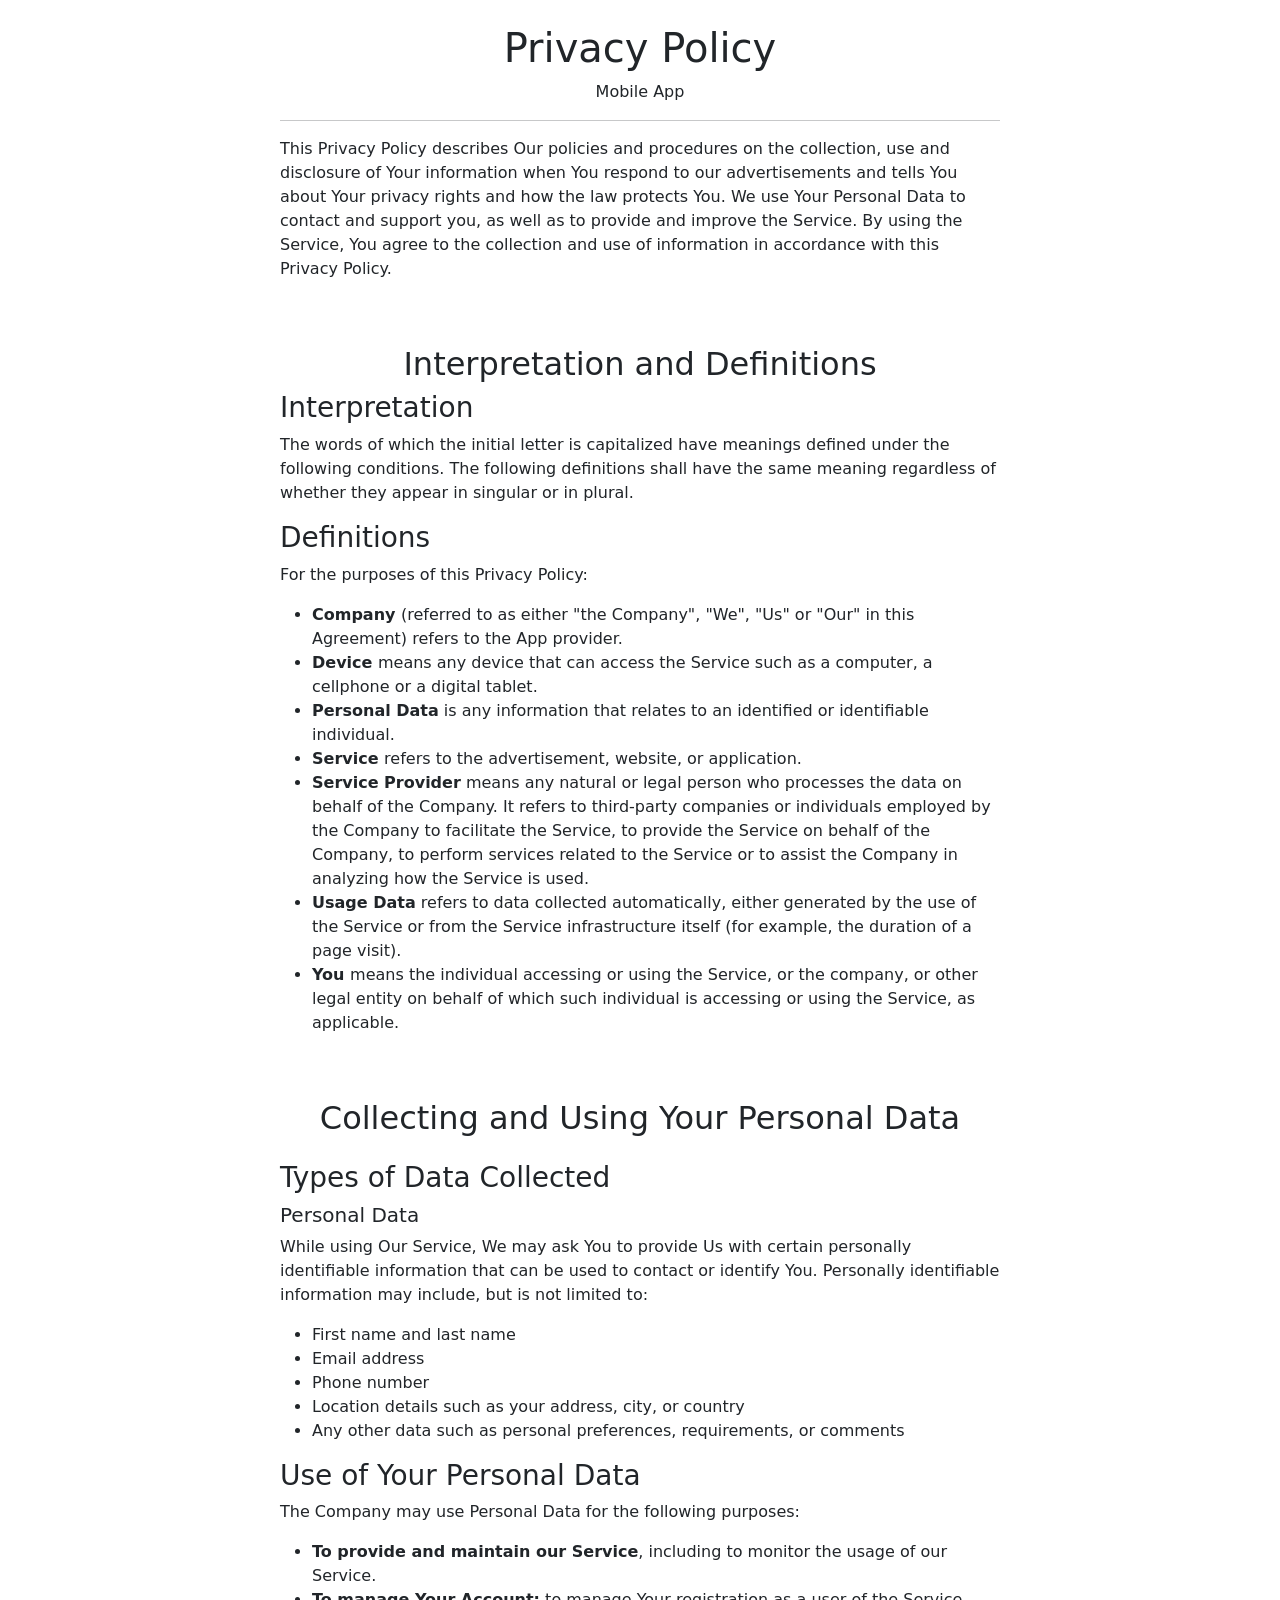
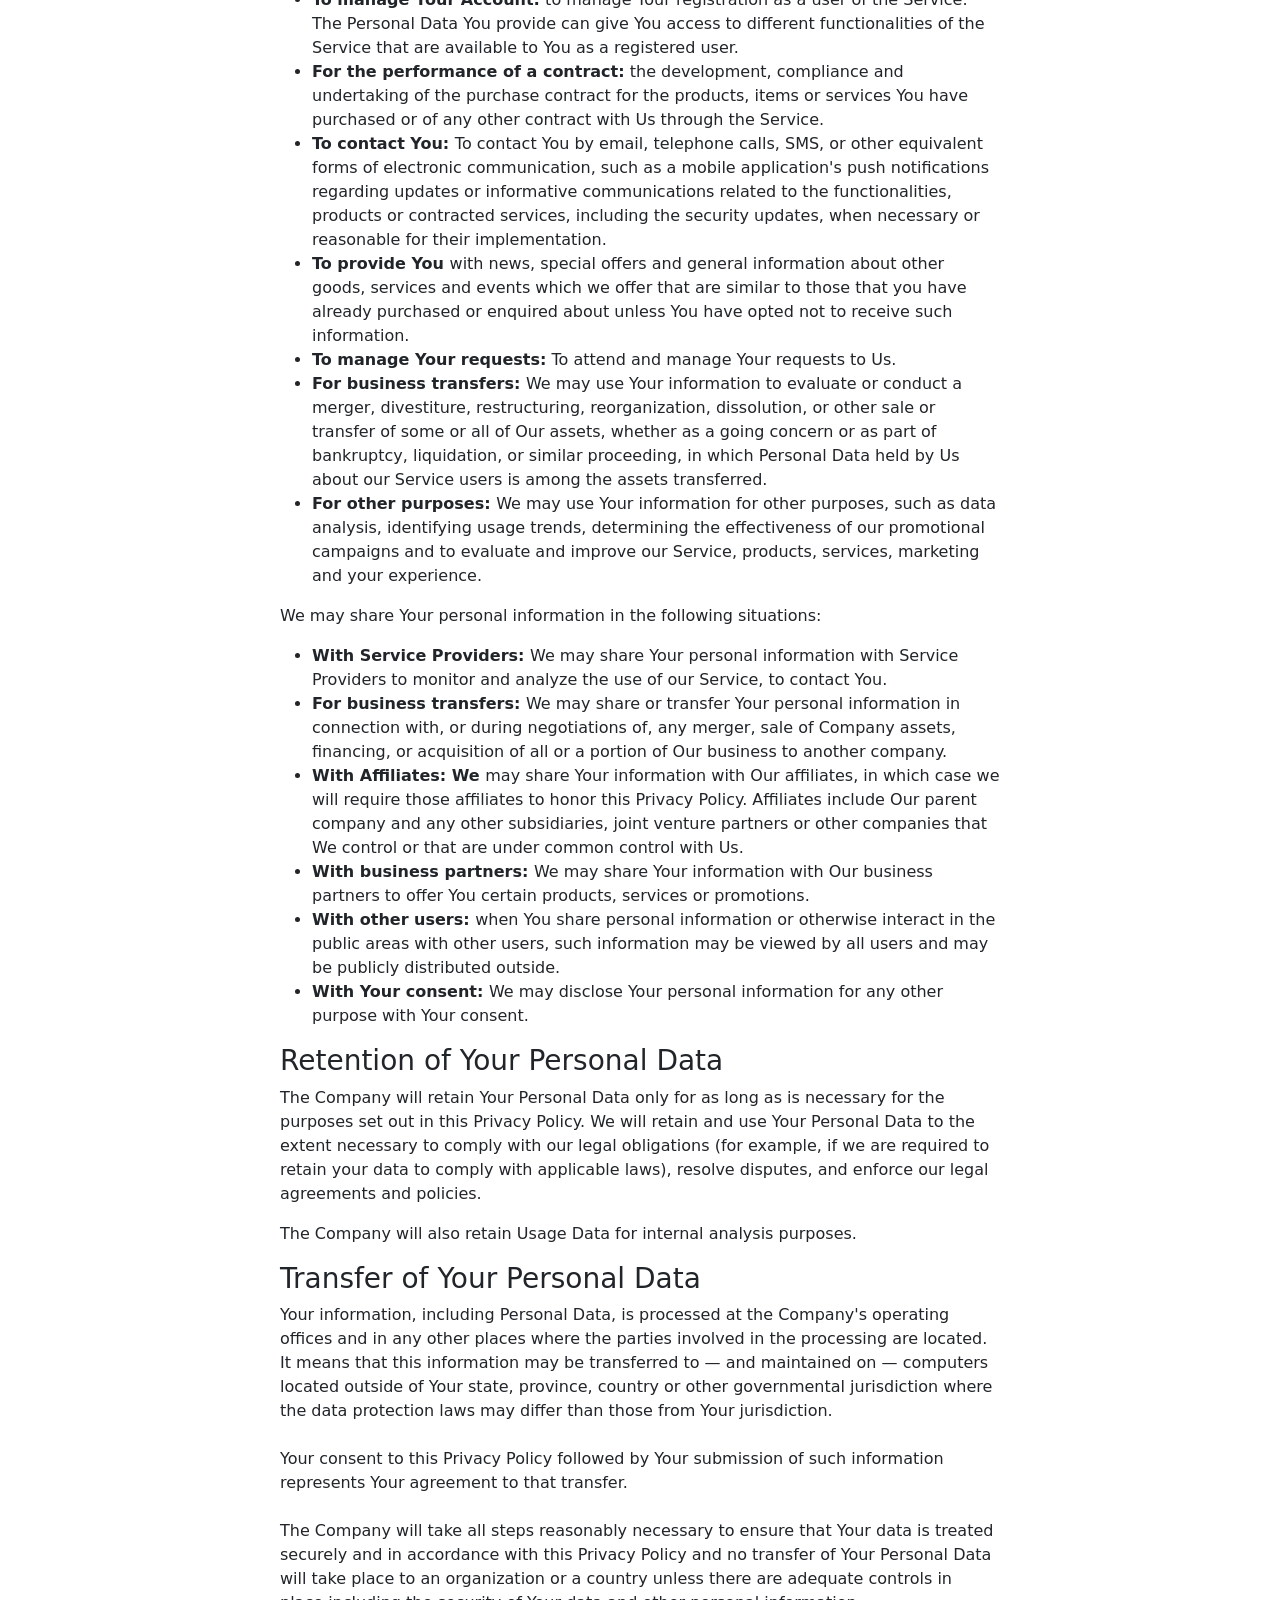
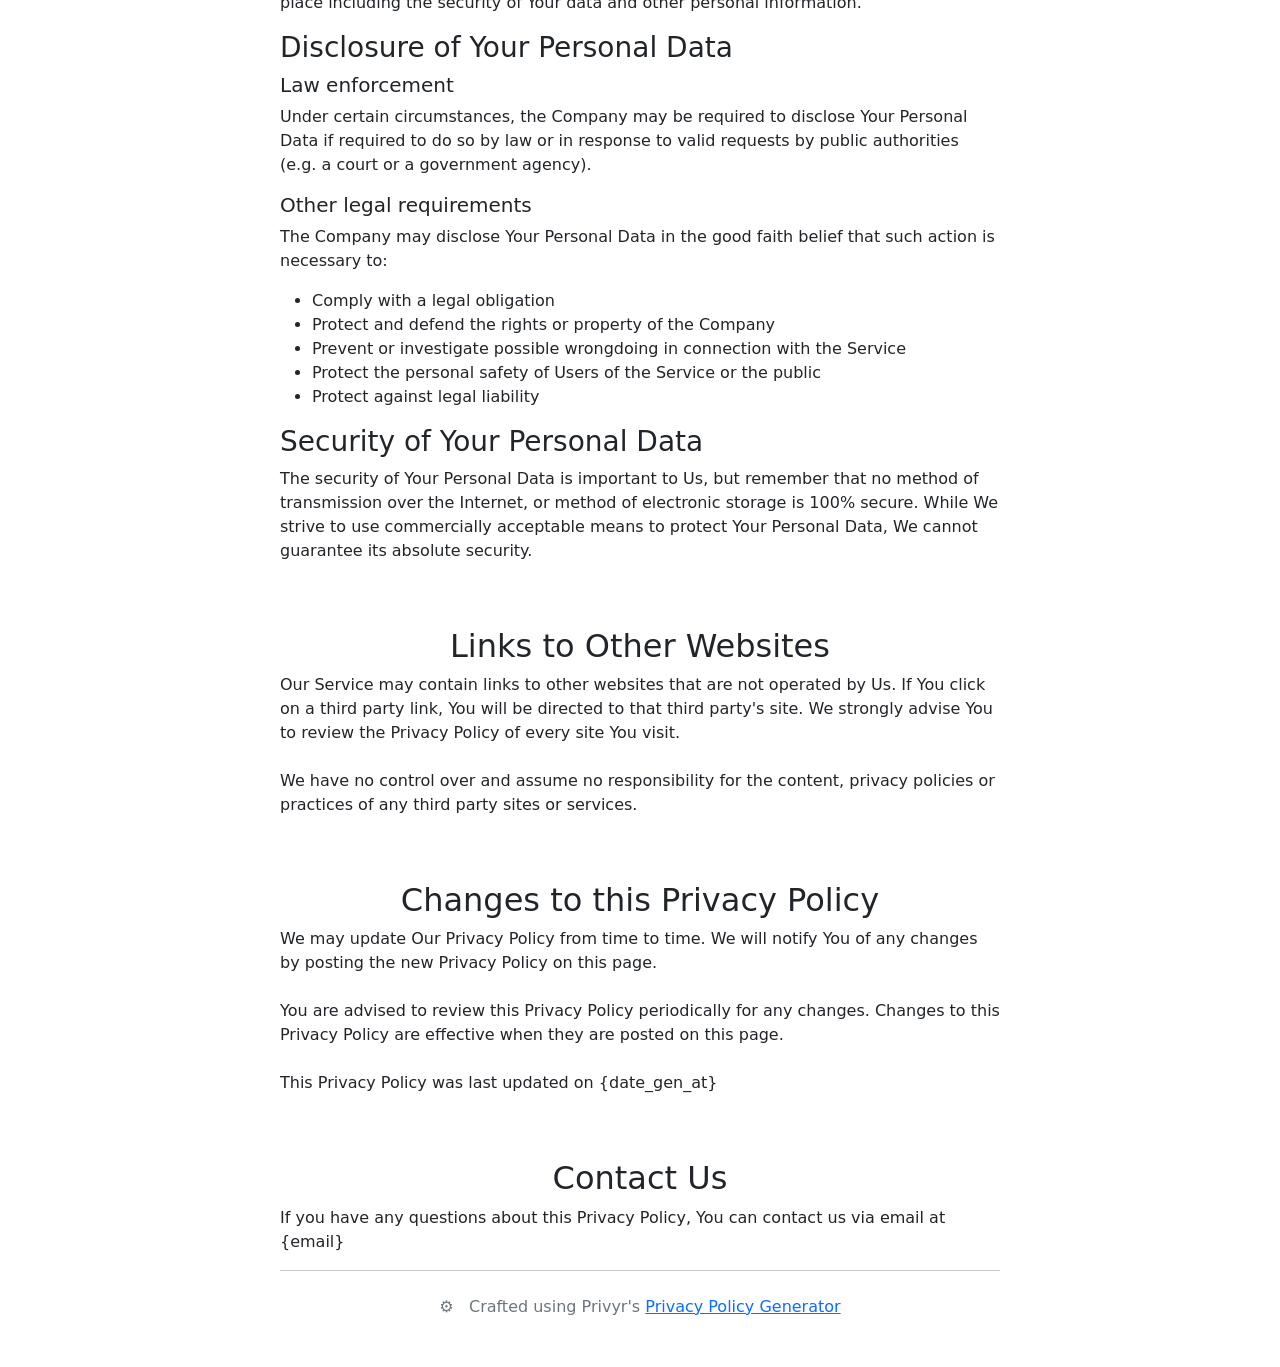
<file: app.html>
<!DOCTYPE html>
<html lang="en">
<head>
    <meta charset="UTF-8">
    <meta name="viewport" content="width=device-width, initial-scale=1, shrink-to-fit=no">

    <title>Privacy Policy</title>


    <style>
        @import url('https://fonts.googleapis.com/css2?family=Ubuntu:wght@300;400;500&display=swap');
        body{
            font-family: 'Ubuntu', sans-serif;
        }
        h2{
            margin-top: 2em!important;
        }
    </style>

    <link href="https://cdn.jsdelivr.net/npm/bootstrap@5.1.3/dist/css/bootstrap.min.css" rel="stylesheet" integrity="sha384-1BmE4kWBq78iYhFldvKuhfTAU6auU8tT94WrHftjDbrCEXSU1oBoqyl2QvZ6jIW3" crossorigin="anonymous">
    <script src="https://cdn.jsdelivr.net/npm/bootstrap@5.1.3/dist/js/bootstrap.bundle.min.js" integrity="sha384-ka7Sk0Gln4gmtz2MlQnikT1wXgYsOg+OMhuP+IlRH9sENBO0LRn5q+8nbTov4+1p" crossorigin="anonymous"></script>

</head>
<body>
<div class="container p-4" style="max-width: 768px;">
<h1 class="text-center">Privacy Policy</h1>
    <p class="text-center" id="title-company-name">Mobile App</p>
    <hr>

<p>This Privacy Policy describes Our policies and procedures on the collection, use and disclosure of Your information when You respond to our advertisements and tells You about Your privacy rights and how the law protects You.
We use Your Personal Data to contact and support you, as well as to provide and improve the Service. By using the Service, You agree to the collection and use of information in accordance with this Privacy Policy.
</p>

<h2 class="text-center">Interpretation and Definitions</h2>

    <h3>Interpretation</h3>
    <p>The words of which the initial letter is capitalized have meanings defined under the following conditions. The following definitions shall have the same meaning regardless of whether they appear in singular or in plural.</p>

    <h3>Definitions</h3>
<p>
    For the purposes of this Privacy Policy:
    <ul>
    <li><strong>Company </strong>(referred to as either "the Company", "We", "Us" or "Our" in this Agreement) refers to <span id="company-name">the App provider</span>.</li>
    <li><strong>Device </strong>means any device that can access the Service such as a computer, a cellphone or a digital tablet.</li>
    <li><strong>Personal Data</strong> is any information that relates to an identified or identifiable individual.</li>
    <li><strong>Service </strong>refers to the advertisement, website, or application.</li>
    <li><strong>Service Provider</strong> means any natural or legal person who processes the data on behalf of the Company. It refers to third-party companies or individuals employed by the Company to facilitate the Service, to provide the Service on behalf of the Company, to perform services related to the Service or to assist the Company in analyzing how the Service is used.</li>
    <li><strong>Usage Data</strong> refers to data collected automatically, either generated by the use of the Service or from the Service infrastructure itself (for example, the duration of a page visit).</li>
    <li><strong>You </strong>means the individual accessing or using the Service, or the company, or other legal entity on behalf of which such individual is accessing or using the Service, as applicable.</li>
</ul>
    </p>

<h2 class="text-center">Collecting and Using Your Personal Data</h2>
<h3 class="mt-4">Types of Data Collected</h3>
    <h5>Personal Data</h5>
<p>While using Our Service, We may ask You to provide Us with certain personally identifiable information that can be used to contact or identify You. Personally identifiable information may include, but is not limited to:
<ul>
    <li>First name and last name</li>
    <li>Email address</li>
    <li>Phone number</li>
    <li>Location details such as your address, city, or country</li>
    <li>Any other data such as personal preferences, requirements, or comments</li>
</ul></p>

    <h3>Use of Your Personal Data</h3>
    <p>
The Company may use Personal Data for the following purposes:
        <ul>
    <li><strong>To provide and maintain our Service</strong>, including to monitor the usage of our Service.</li>
    <li><strong>To manage Your Account:</strong> to manage Your registration as a user of the Service. The Personal Data You provide can give You access to different functionalities of the Service that are available to You as a registered user.</li>
    <li><strong>For the performance of a contract:</strong> the development, compliance and undertaking of the purchase contract for the products, items or services You have purchased or of any other contract with Us through the Service.</li>
    <li><strong>To contact You: </strong>To contact You by email, telephone calls, SMS, or other equivalent forms of electronic communication, such as a mobile application's push notifications regarding updates or informative communications related to the functionalities, products or contracted services, including the security updates, when necessary or reasonable for their implementation.</li>
    <li><strong>To provide You </strong>with news, special offers and general information about other goods, services and events which we offer that are similar to those that you have already purchased or enquired about unless You have opted not to receive such information.</li>
    <li><strong>To manage Your requests:</strong> To attend and manage Your requests to Us.</li>
    <li><strong>For business transfers: </strong>We may use Your information to evaluate or conduct a merger, divestiture, restructuring, reorganization, dissolution, or other sale or transfer of some or all of Our assets, whether as a going concern or as part of bankruptcy, liquidation, or similar proceeding, in which Personal Data held by Us about our Service users is among the assets transferred.</li>
    <li><strong>For other purposes: </strong>We may use Your information for other purposes, such as data analysis, identifying usage trends, determining the effectiveness of our promotional campaigns and to evaluate and improve our Service, products, services, marketing and your experience.</li>
</ul></p>

<p>We may share Your personal information in the following situations:
<ul>
    <li><strong>With Service Providers: </strong>We may share Your personal information with Service Providers to monitor and analyze the use of our Service, to contact You.</li>
    <li><strong>For business transfers: </strong>We may share or transfer Your personal information in connection with, or during negotiations of, any merger, sale of Company assets, financing, or acquisition of all or a portion of Our business to another company.</li>
    <li><strong>With Affiliates: We </strong>may share Your information with Our affiliates, in which case we will require those affiliates to honor this Privacy Policy. Affiliates include Our parent company and any other subsidiaries, joint venture partners or other companies that We control or that are under common control with Us.</li>
    <li><strong>With business partners: </strong>We may share Your information with Our business partners to offer You certain products, services or promotions.</li>
    <li><strong>With other users: </strong>when You share personal information or otherwise interact in the public areas with other users, such information may be viewed by all users and may be publicly distributed outside.</li>
    <li><strong>With Your consent: </strong>We may disclose Your personal information for any other purpose with Your consent.</li>
</ul>
    </p>

    <h3>Retention of Your Personal Data</h3>

    <p>The Company will retain Your Personal Data only for as long as is necessary for the purposes set out in this Privacy Policy. We will retain and use Your Personal Data to the extent necessary to comply with our legal obligations (for example, if we are required to retain your data to comply with applicable laws), resolve disputes, and enforce our legal agreements and policies.</p>
    <p>The Company will also retain Usage Data for internal analysis purposes.</p>

    <h3>Transfer of Your Personal Data</h3>
<p>Your information, including Personal Data, is processed at the Company's operating offices and in any other places where the parties involved in the processing are located. It means that this information may be transferred to — and maintained on — computers located outside of Your state, province, country or other governmental jurisdiction where the data protection laws may differ than those from Your jurisdiction.
    <br><br>
    Your consent to this Privacy Policy followed by Your submission of such information represents Your agreement to that transfer.<br><br>
The Company will take all steps reasonably necessary to ensure that Your data is treated securely and in accordance with this Privacy Policy and no transfer of Your Personal Data will take place to an organization or a country unless there are adequate controls in place including the security of Your data and other personal information.
</p>

    <h3>Disclosure of Your Personal Data</h3>
    <h5>Law enforcement</h5>
<p>Under certain circumstances, the Company may be required to disclose Your Personal Data if required to do so by law or in response to valid requests by public authorities (e.g. a court or a government agency).<p></p>
    <h5>Other legal requirements</h5>
<p>The Company may disclose Your Personal Data in the good faith belief that such action is necessary to:
<ul>
    <li>Comply with a legal obligation</li>
    <li>Protect and defend the rights or property of the Company</li>
    <li>Prevent or investigate possible wrongdoing in connection with the Service</li>
    <li>Protect the personal safety of Users of the Service or the public</li>
    <li>Protect against legal liability</li>
    </ul>
</p>

    <h3>Security of Your Personal Data</h3>
    <p>The security of Your Personal Data is important to Us, but remember that no method of transmission over the Internet, or method of electronic storage is 100% secure. While We strive to use commercially acceptable means to protect Your Personal Data, We cannot guarantee its absolute security.</p>

    <h2 class="text-center">Links to Other Websites</h2>
<p>Our Service may contain links to other websites that are not operated by Us. If You click on a third party link, You will be directed to that third party's site. We strongly advise You to review the Privacy Policy of every site You visit.
    <br><br>  We have no control over and assume no responsibility for the content, privacy policies or practices of any third party sites or services.</p>


    <h2 class="text-center">Changes to this Privacy Policy</h2>
<p>We may update Our Privacy Policy from time to time. We will notify You of any changes by posting the new Privacy Policy on this page.
    <br><br>You are advised to review this Privacy Policy periodically for any changes. Changes to this Privacy Policy are effective when they are posted on this page.
    <br><br>This Privacy Policy was last updated on <span id="gen-at">{date_gen_at}</span>
</p>


    <h2 class="text-center">Contact Us</h2>
If you have any questions about this Privacy Policy, You can contact us via email at <span id="email">{email}
    </span>
    <hr>

    <p class="text-secondary text-center my-4">⚙️ &nbsp; Crafted using Privyr's <a href="https://www.privyr.com/tools/privacy-policy-generator-for-lead-ads">Privacy Policy Generator</a></p>
</div>
<script>

    function getParameterByName(name, url = window.location.href) {
        name = name.replace(/[\[\]]/g, '\\$&');
        var regex = new RegExp('[?&]' + name + '(=([^&#]*)|&|#|$)'),
            results = regex.exec(url);
        if (!results) return null;
        if (!results[2]) return '';
        return decodeURIComponent(results[2].replace(/\+/g, ' '));
    }

    function toStrDateTime(timestamp) {
        return timestamp.slice(0, 19).replace(/-/g, "/").replace("T", " ");

    }
    function getGenData(){
        var dataStr = getParameterByName('d')
        if (dataStr){
            return JSON.parse(atob(dataStr))
        }
        return null
    }

    function fillPolicy() {
        var data = getGenData();
        if (data){
            document.getElementById("company-name").textContent = data.company;
            document.getElementById("title-company-name").textContent = data.company;
            document.getElementById("gen-at").textContent = toStrDateTime(data.gen_at);
            document.getElementById("email").textContent = data.email;
        }
    }

    fillPolicy();
</script>
</body>
</html>
</file>
<file: styles.css>
/* Premium Architectural Light Theme Design System */
:root {
  --font-sans: 'Plus Jakarta Sans', -apple-system, BlinkMacSystemFont, "Segoe UI", Roboto, sans-serif;
  --font-mono: 'JetBrains Mono', monospace;

  /* Crisp Light Theme Palette */
  --bg-primary: #ffffff;
  --bg-subtle: #f8fafc;
  --bg-card: #ffffff;
  --bg-card-hover: #ffffff;
  
  --border-light: #e2e8f0;
  --border-focus: #2563eb;

  --text-main: #0f172a;
  --text-body: #334155;
  --text-muted: #64748b;
  --text-light: #94a3b8;

  --primary: #1d4ed8;
  --primary-hover: #1e40af;
  --primary-subtle: #eff6ff;
  --primary-border: #bfdbfe;

  --badge-open-bg: #ecfdf5;
  --badge-open-text: #047857;
  --badge-open-border: #a7f3d0;

  --badge-ent-bg: #eff6ff;
  --badge-ent-text: #1d4ed8;
  --badge-ent-border: #bfdbfe;

  --badge-indie-bg: #fdf4ff;
  --badge-indie-text: #a21caf;
  --badge-indie-border: #f5d0fe;

  --radius-sm: 6px;
  --radius-md: 10px;
  --radius-lg: 16px;
  --radius-full: 9999px;

  --shadow-sm: 0 1px 3px rgba(0, 0, 0, 0.05), 0 1px 2px rgba(0, 0, 0, 0.03);
  --shadow-md: 0 4px 6px -1px rgba(0, 0, 0, 0.05), 0 2px 4px -2px rgba(0, 0, 0, 0.04);
  --shadow-lg: 0 12px 24px -4px rgba(15, 23, 42, 0.06), 0 4px 8px -2px rgba(15, 23, 42, 0.03);

  --transition: 0.2s cubic-bezier(0.16, 1, 0.3, 1);
}

/* Resets */
*, *::before, *::after {
  box-sizing: border-box;
  margin: 0;
  padding: 0;
}

html {
  scroll-behavior: smooth;
  font-family: var(--font-sans);
  background-color: var(--bg-primary);
  color: var(--text-main);
  line-height: 1.6;
}

body {
  background-color: var(--bg-primary);
  color: var(--text-body);
  position: relative;
  overflow-x: hidden;
  -webkit-font-smoothing: antialiased;
}

/* Background Subtle Grid */
.bg-grid-pattern {
  position: absolute;
  top: 0;
  left: 0;
  width: 100%;
  height: 100%;
  pointer-events: none;
  z-index: -1;
  background-size: 32px 32px;
  background-image: 
    linear-gradient(to right, rgba(0, 0, 0, 0.03) 1px, transparent 1px),
    linear-gradient(to bottom, rgba(0, 0, 0, 0.03) 1px, transparent 1px);
}

/* Layout */
.container {
  width: 100%;
  max-width: 1180px;
  margin: 0 auto;
  padding: 0 1.5rem;
}

.section {
  padding: 5.5rem 0;
  position: relative;
}

.bg-light {
  background-color: var(--bg-subtle);
  border-top: 1px solid var(--border-light);
  border-bottom: 1px solid var(--border-light);
}

.grid {
  display: grid;
  gap: 1.5rem;
}
.grid-2 {
  grid-template-columns: repeat(auto-fit, minmax(360px, 1fr));
}
.grid-3 {
  grid-template-columns: repeat(auto-fit, minmax(320px, 1fr));
}
.grid-4-pillars {
  grid-template-columns: repeat(2, 1fr);
  gap: 1.5rem;
}

@media (max-width: 768px) {
  .grid-4-pillars {
    grid-template-columns: 1fr;
  }
}

/* Cards */
.card {
  background: var(--bg-card);
  border: 1px solid var(--border-light);
  border-radius: var(--radius-md);
  padding: 1.75rem;
  box-shadow: var(--shadow-sm);
  transition: transform var(--transition), box-shadow var(--transition), border-color var(--transition);
}

.card:hover {
  border-color: #cbd5e1;
  box-shadow: var(--shadow-lg);
  transform: translateY(-2px);
}

/* Section Header */
.section-header {
  text-align: center;
  max-width: 740px;
  margin: 0 auto 3.5rem auto;
}

.section-tag {
  display: inline-block;
  font-size: 0.8rem;
  font-weight: 700;
  letter-spacing: 0.08em;
  text-transform: uppercase;
  color: var(--primary);
  margin-bottom: 0.75rem;
  padding: 0.25rem 0.75rem;
  background: var(--primary-subtle);
  border: 1px solid var(--primary-border);
  border-radius: var(--radius-full);
}

.section-title {
  font-size: 2.15rem;
  font-weight: 800;
  letter-spacing: -0.025em;
  color: var(--text-main);
  margin-bottom: 0.75rem;
  line-height: 1.2;
}

.section-desc {
  font-size: 1.05rem;
  color: var(--text-muted);
}

/* Typography & Badges */
.text-primary {
  color: var(--primary);
}

.tag-row {
  display: flex;
  flex-wrap: wrap;
  gap: 0.4rem;
  margin-top: 1.25rem;
}

.tag {
  font-size: 0.775rem;
  font-family: var(--font-mono);
  padding: 0.25rem 0.55rem;
  border-radius: var(--radius-sm);
  background: var(--bg-subtle);
  color: var(--text-body);
  border: 1px solid var(--border-light);
}

/* Buttons */
.btn {
  display: inline-flex;
  align-items: center;
  gap: 0.5rem;
  padding: 0.75rem 1.4rem;
  font-size: 0.925rem;
  font-weight: 600;
  border-radius: var(--radius-sm);
  text-decoration: none;
  cursor: pointer;
  transition: all var(--transition);
  border: 1px solid transparent;
}

.btn-primary {
  background: var(--primary);
  color: #ffffff;
  box-shadow: 0 2px 4px rgba(29, 78, 216, 0.2);
}
.btn-primary:hover {
  background: var(--primary-hover);
  box-shadow: 0 4px 10px rgba(29, 78, 216, 0.3);
  transform: translateY(-1px);
}

.btn-secondary {
  background: #0f172a;
  color: #ffffff;
}
.btn-secondary:hover {
  background: #1e293b;
  transform: translateY(-1px);
}

.btn-outline {
  background: #ffffff;
  color: var(--text-main);
  border: 1px solid var(--border-light);
}
.btn-outline:hover {
  border-color: #94a3b8;
  background: var(--bg-subtle);
  transform: translateY(-1px);
}

.btn-sm {
  padding: 0.45rem 1rem;
  font-size: 0.85rem;
  border-radius: var(--radius-sm);
}

.btn-lg {
  padding: 0.95rem 2rem;
  font-size: 1rem;
}

/* Navbar */
.navbar {
  position: sticky;
  top: 0;
  z-index: 100;
  background: rgba(255, 255, 255, 0.95);
  backdrop-filter: blur(8px);
  -webkit-backdrop-filter: blur(8px);
  border-bottom: 1px solid var(--border-light);
  height: 72px;
}

.nav-container {
  display: flex;
  align-items: center;
  justify-content: space-between;
  height: 100%;
}

.brand {
  display: flex;
  align-items: center;
  gap: 0.85rem;
  text-decoration: none;
  color: var(--text-main);
}

.brand-monogram {
  width: 42px;
  height: 42px;
  background: #0f172a;
  color: #ffffff;
  display: flex;
  align-items: center;
  justify-content: center;
  font-weight: 800;
  font-size: 1.05rem;
  border-radius: var(--radius-sm);
  letter-spacing: -0.02em;
  box-shadow: 0 2px 6px rgba(15, 23, 42, 0.12);
}

.brand-info {
  display: flex;
  flex-direction: column;
}

.brand-name {
  font-weight: 800;
  font-size: 1.1rem;
  line-height: 1.2;
  color: #0b1329;
  letter-spacing: -0.02em;
}

.brand-title {
  font-size: 0.825rem;
  color: var(--primary);
  font-weight: 600;
  line-height: 1.2;
}

.header-contact {
  display: flex;
  align-items: center;
  gap: 0.85rem;
}

.header-contact-link {
  display: inline-flex;
  align-items: center;
  gap: 0.4rem;
  font-size: 0.85rem;
  font-weight: 600;
  color: #334155;
  text-decoration: none;
  padding: 0.35rem 0.65rem;
  border-radius: var(--radius-sm);
  background: #f8fafc;
  border: 1px solid var(--border-light);
  transition: all var(--transition);
}

.header-contact-link svg {
  color: var(--primary);
}

.header-contact-link:hover {
  color: var(--primary);
  border-color: var(--primary-border);
  background: var(--primary-subtle);
}

.header-contact-divider {
  color: #cbd5e1;
  font-size: 0.75rem;
}

@media (max-width: 640px) {
  .header-contact-divider {
    display: none;
  }
  .header-contact {
    gap: 0.4rem;
  }
  .header-contact-link span {
    display: none;
  }
  .header-contact-link {
    padding: 0.45rem;
  }
}

.nav-links {
  display: flex;
  align-items: center;
  gap: 1.5rem;
}

.nav-item {
  text-decoration: none;
  color: var(--text-body);
  font-size: 0.9rem;
  font-weight: 500;
  transition: color var(--transition);
  position: relative;
}

.nav-item:hover, .nav-item.active {
  color: var(--primary);
}

.nav-item.active::after {
  content: '';
  position: absolute;
  bottom: -6px;
  left: 0;
  width: 100%;
  height: 2px;
  background: var(--primary);
  border-radius: 2px;
}

.nav-btn {
  padding: 0.35rem 0.8rem;
  border: 1px solid var(--primary-border);
  border-radius: var(--radius-sm);
  background: var(--primary-subtle);
  color: var(--primary) !important;
}
.nav-btn:hover {
  background: var(--primary);
  color: #fff !important;
}

.nav-actions {
  display: flex;
  align-items: center;
  gap: 1rem;
}

.mobile-toggle {
  display: none;
  flex-direction: column;
  gap: 5px;
  background: transparent;
  border: none;
  cursor: pointer;
  padding: 4px;
}
.mobile-toggle span {
  width: 22px;
  height: 2px;
  background: var(--text-main);
  border-radius: 2px;
}

/* Hero Section */
.hero-section {
  padding: 5.5rem 0 4.5rem 0;
  border-bottom: 1px solid var(--border-light);
  background: linear-gradient(180deg, rgba(255, 255, 255, 0.95) 0%, rgba(248, 250, 252, 0.7) 100%);
}

.hero-container {
  display: block;
  max-width: 960px;
  margin: 0 auto;
}

.hero-content {
  display: flex;
  flex-direction: column;
  align-items: flex-start;
  text-align: left;
}

.hero-status-pill {
  display: inline-flex;
  align-items: center;
  gap: 0.55rem;
  font-size: 0.825rem;
  font-weight: 700;
  letter-spacing: 0.02em;
  color: var(--primary);
  background: var(--primary-subtle);
  border: 1px solid var(--primary-border);
  padding: 0.35rem 0.9rem;
  border-radius: var(--radius-full);
  margin-bottom: 1.5rem;
}

.status-indicator {
  width: 8px;
  height: 8px;
  border-radius: 50%;
  background: #10b981;
  box-shadow: 0 0 0 3px rgba(16, 185, 129, 0.2);
}

.hero-title {
  font-size: 3rem;
  font-weight: 800;
  line-height: 1.2;
  letter-spacing: -0.03em;
  color: #0b1329;
  margin-bottom: 1.25rem;
  word-break: normal;
}

.hero-lead {
  font-size: 1.2rem;
  font-weight: 500;
  color: #1e293b;
  line-height: 1.6;
  margin-bottom: 0.85rem;
  max-width: 820px;
}

.hero-lead strong {
  color: #0f172a;
  font-weight: 700;
}

.hero-bio {
  font-size: 1.05rem;
  color: #475569;
  line-height: 1.7;
  margin-bottom: 2.25rem;
  max-width: 820px;
}

.hero-stats {
  display: grid;
  grid-template-columns: repeat(4, 1fr);
  gap: 1.5rem;
  width: 100%;
  padding-top: 2rem;
  border-top: 1px solid var(--border-light);
}

.stat-card {
  display: flex;
  flex-direction: column;
  align-items: flex-start;
}

.stat-number {
  font-size: 1.85rem;
  font-weight: 800;
  color: #0f172a;
  letter-spacing: -0.02em;
  line-height: 1.1;
  margin-bottom: 0.25rem;
}

.stat-label {
  font-size: 0.775rem;
  color: #64748b;
  text-transform: uppercase;
  letter-spacing: 0.05em;
  font-weight: 700;
  line-height: 1.3;
}

/* Manifest Section (Full Width Second Section) */
.manifest-section {
  padding: 4.5rem 0 5rem 0;
  background-color: #f8fafc;
  border-bottom: 1px solid var(--border-light);
}

.terminal-card-full {
  width: 100%;
  max-width: 100%;
  box-shadow: 0 12px 30px -5px rgba(15, 23, 42, 0.12), 0 4px 6px -2px rgba(15, 23, 42, 0.04);
}

.terminal-card {
  padding: 0;
  background: #0f172a;
  border: 1px solid #1e293b;
  border-radius: var(--radius-md);
  overflow: hidden;
}

.terminal-header {
  display: flex;
  align-items: center;
  justify-content: space-between;
  padding: 0.9rem 1.4rem;
  background: #1e293b;
  border-bottom: 1px solid #334155;
}

.terminal-dots {
  display: flex;
  gap: 7px;
}
.dot { width: 11px; height: 11px; border-radius: 50%; }
.dot.red { background: #ef4444; }
.dot.yellow { background: #f59e0b; }
.dot.green { background: #10b981; }

.terminal-title {
  font-family: var(--font-mono);
  font-size: 0.825rem;
  font-weight: 600;
  color: #94a3b8;
}

.terminal-tag {
  font-family: var(--font-mono);
  font-size: 0.75rem;
  color: #38bdf8;
  background: rgba(56, 189, 248, 0.1);
  padding: 0.2rem 0.6rem;
  border-radius: var(--radius-sm);
  border: 1px solid rgba(56, 189, 248, 0.2);
}

.terminal-body {
  padding: 1.6rem 1.5rem;
  font-family: var(--font-mono);
  font-size: 0.875rem;
  line-height: 1.7;
  color: #f1f5f9;
}
.terminal-body pre { 
  overflow-x: auto;
  margin: 0;
}
.code-kw { color: #f43f5e; font-weight: 600; }
.code-var { color: #38bdf8; }
.code-prop { color: #94a3b8; }
.code-str { color: #34d399; }

.terminal-footer {
  display: flex;
  flex-wrap: wrap;
  gap: 0.5rem;
  padding: 1rem 1.5rem;
  background: #162032;
  border-top: 1px solid #1e293b;
}

.terminal-footer .badge-tech {
  background: rgba(255, 255, 255, 0.08);
  color: #cbd5e1;
  border: 1px solid rgba(255, 255, 255, 0.12);
  font-size: 0.8rem;
  padding: 0.3rem 0.65rem;
  border-radius: var(--radius-sm);
  font-family: var(--font-mono);
}

/* Feature Cards */
.feature-card {
  display: flex;
  flex-direction: column;
}

.card-icon {
  width: 46px;
  height: 46px;
  border-radius: var(--radius-sm);
  background: var(--primary-subtle);
  border: 1px solid var(--primary-border);
  color: var(--primary);
  display: flex;
  align-items: center;
  justify-content: center;
  margin-bottom: 1.25rem;
}

.card-heading {
  font-size: 1.15rem;
  font-weight: 700;
  margin-bottom: 0.6rem;
  color: var(--text-main);
}

.card-text {
  font-size: 0.925rem;
  color: var(--text-body);
  line-height: 1.55;
  flex-grow: 1;
}

/* Experience Summary Grid (Compact & Modern) */
.exp-summary-grid {
  display: grid;
  grid-template-columns: repeat(2, 1fr);
  gap: 1.25rem;
}

@media (max-width: 820px) {
  .exp-summary-grid {
    grid-template-columns: 1fr;
  }
}

.exp-summary-card {
  display: flex;
  flex-direction: column;
  padding: 1.4rem;
  border-radius: var(--radius-md);
  border: 1px solid var(--border-light);
  background: #ffffff;
  transition: transform var(--transition), box-shadow var(--transition);
}

.exp-summary-card.active-role {
  border-left: 3px solid var(--primary);
  background: linear-gradient(180deg, #ffffff 0%, #f8fafc 100%);
}

.exp-summary-top {
  display: flex;
  align-items: center;
  justify-content: space-between;
  margin-bottom: 0.5rem;
}

.exp-period {
  font-family: var(--font-mono);
  font-size: 0.775rem;
  font-weight: 600;
  color: var(--primary);
}

.exp-role {
  font-size: 1.075rem;
  font-weight: 700;
  color: var(--text-main);
  line-height: 1.3;
  margin-bottom: 0.2rem;
}

.exp-org {
  font-size: 0.825rem;
  font-weight: 600;
  color: #64748b;
  margin-bottom: 0.65rem;
}

.exp-desc {
  font-size: 0.885rem;
  color: #475569;
  line-height: 1.55;
  flex-grow: 1;
}

/* Project Filters */
.project-filters {
  display: flex;
  justify-content: center;
  flex-wrap: wrap;
  gap: 0.6rem;
  margin-bottom: 2.5rem;
}

.filter-btn {
  padding: 0.5rem 1.25rem;
  border-radius: var(--radius-full);
  font-size: 0.85rem;
  font-weight: 600;
  background: #ffffff;
  color: var(--text-muted);
  border: 1px solid var(--border-light);
  cursor: pointer;
  transition: all var(--transition);
}

.filter-btn:hover, .filter-btn.active {
  background: var(--primary);
  color: #ffffff;
  border-color: var(--primary);
  box-shadow: 0 2px 6px rgba(29, 78, 216, 0.25);
}

/* Project Cards */
.project-card {
  display: flex;
  flex-direction: column;
}

.project-card-header {
  display: flex;
  align-items: center;
  justify-content: space-between;
  gap: 0.5rem;
  margin-bottom: 0.75rem;
}

.badge {
  font-size: 0.725rem;
  font-weight: 700;
  text-transform: uppercase;
  letter-spacing: 0.05em;
  padding: 0.2rem 0.55rem;
  border-radius: var(--radius-sm);
  border: 1px solid transparent;
}
.badge-open {
  background: var(--badge-open-bg);
  color: var(--badge-open-text);
  border-color: var(--badge-open-border);
}
.badge-enterprise {
  background: var(--badge-ent-bg);
  color: var(--badge-ent-text);
  border-color: var(--badge-ent-border);
}
.badge-indie {
  background: var(--badge-indie-bg);
  color: var(--badge-indie-text);
  border-color: var(--badge-indie-border);
}

.project-lang {
  font-size: 0.775rem;
  font-family: var(--font-mono);
  color: var(--text-muted);
}

.project-title {
  font-size: 1.25rem;
  font-weight: 700;
  margin-bottom: 0.5rem;
  color: var(--text-main);
}

.project-summary {
  font-size: 0.925rem;
  color: var(--text-body);
  margin-bottom: 1rem;
  line-height: 1.55;
}

.project-meta-box {
  background: var(--bg-subtle);
  border-left: 3px solid var(--primary);
  padding: 0.75rem 1rem;
  border-radius: 0 var(--radius-sm) var(--radius-sm) 0;
  margin-bottom: 1rem;
  font-size: 0.85rem;
  color: var(--text-body);
}

.project-meta-box strong {
  display: block;
  margin-bottom: 0.25rem;
  color: var(--text-main);
}

.project-meta-box ul {
  padding-left: 1.1rem;
}
.project-meta-box li {
  margin-bottom: 0.2rem;
}

.card-links {
  margin-top: 0.5rem;
}

.link-btn {
  display: inline-flex;
  align-items: center;
  gap: 0.4rem;
  color: var(--primary);
  font-size: 0.85rem;
  font-weight: 600;
  text-decoration: none;
}
.link-btn:hover {
  text-decoration: underline;
}

.project-view-more {
  text-align: center;
  margin-top: 3rem;
  padding-top: 2rem;
  border-top: 1px solid var(--border-light);
  display: flex;
  flex-direction: column;
  align-items: center;
  gap: 0.75rem;
}

/* Skills Matrix */
.skills-grid {
  display: grid;
  grid-template-columns: repeat(auto-fit, minmax(260px, 1fr));
  gap: 1.5rem;
}

.skill-card {
  display: flex;
  flex-direction: column;
}

.skill-category-title {
  font-size: 1.1rem;
  font-weight: 700;
  margin-bottom: 1.25rem;
  color: var(--text-main);
  padding-bottom: 0.5rem;
  border-bottom: 1px solid var(--border-light);
}

.skill-meter-list {
  list-style: none;
}
.skill-meter-list li {
  margin-bottom: 0.9rem;
}

.meter-info {
  display: flex;
  justify-content: space-between;
  font-size: 0.85rem;
  font-weight: 600;
  margin-bottom: 0.3rem;
  color: var(--text-main);
}

.meter-bar {
  width: 100%;
  height: 6px;
  background: #e2e8f0;
  border-radius: var(--radius-full);
  overflow: hidden;
}

.meter-fill {
  height: 100%;
  background: var(--primary);
  border-radius: var(--radius-full);
}

.badge-cluster {
  display: flex;
  flex-wrap: wrap;
  gap: 0.45rem;
}

.badge-tech {
  font-size: 0.8rem;
  font-family: var(--font-mono);
  background: var(--bg-subtle);
  color: var(--text-body);
  border: 1px solid var(--border-light);
  padding: 0.3rem 0.65rem;
  border-radius: var(--radius-sm);
}

.badge-tech.highlight {
  background: var(--primary-subtle);
  color: var(--primary);
  border-color: var(--primary-border);
  font-weight: 600;
}

.skill-subheading {
  font-size: 0.925rem;
  font-weight: 700;
  margin: 1.25rem 0 0.6rem 0;
  color: var(--text-main);
}

/* About Section */
.about-narrative {
  padding: 2.25rem;
}

.about-narrative-full {
  width: 100%;
  margin-bottom: 2rem;
}

.about-subgrid {
  gap: 1.5rem;
}

.prose p {
  font-size: 1.05rem;
  color: var(--text-body);
  line-height: 1.75;
  margin-bottom: 1.25rem;
}

.quote-box {
  border-left: 3px solid var(--primary);
  background: var(--primary-subtle);
  padding: 1.25rem;
  border-radius: 0 var(--radius-sm) var(--radius-sm) 0;
  font-style: italic;
  font-size: 1rem;
  color: var(--text-main);
  margin-top: 1.5rem;
}
.quote-box cite {
  display: block;
  font-style: normal;
  font-size: 0.85rem;
  font-weight: 700;
  color: var(--primary);
  margin-top: 0.4rem;
}

.about-meta-panel {
  display: flex;
  flex-direction: column;
  gap: 1.5rem;
}

.meta-list {
  list-style: none;
}
.meta-list li {
  display: flex;
  justify-content: space-between;
  padding: 0.6rem 0;
  border-bottom: 1px solid var(--border-light);
  font-size: 0.875rem;
}
.meta-list li:last-child {
  border-bottom: none;
}
.meta-label {
  color: var(--text-muted);
  font-weight: 500;
}
.meta-val {
  color: var(--text-main);
  font-weight: 600;
  text-align: right;
}

.endorsement-item {
  background: var(--bg-subtle);
  padding: 0.75rem;
  border-radius: var(--radius-sm);
  border: 1px solid var(--border-light);
  font-size: 0.875rem;
  margin-top: 0.6rem;
}

/* Contact Section */
.contact-card {
  max-width: 860px;
  margin: 0 auto;
  text-align: center;
  padding: 3.5rem 2rem;
}

.contact-header {
  max-width: 600px;
  margin: 0 auto 2.5rem auto;
}

.contact-grid {
  display: grid;
  grid-template-columns: repeat(auto-fit, minmax(180px, 1fr));
  gap: 1rem;
  margin-bottom: 2.5rem;
}

.contact-item {
  background: var(--bg-subtle);
  border: 1px solid var(--border-light);
  border-radius: var(--radius-md);
  padding: 1.25rem 0.75rem;
  text-decoration: none;
  display: flex;
  flex-direction: column;
  align-items: center;
  gap: 0.35rem;
  transition: all var(--transition);
}
.contact-item:hover {
  border-color: var(--primary-border);
  background: #ffffff;
  transform: translateY(-2px);
  box-shadow: var(--shadow-md);
}

.contact-icon {
  font-size: 1.6rem;
}

.contact-type {
  font-size: 0.75rem;
  text-transform: uppercase;
  color: var(--text-muted);
  font-weight: 700;
}

.contact-value {
  font-size: 0.875rem;
  font-weight: 600;
  color: var(--text-main);
  word-break: break-all;
}

/* Footer */
.footer {
  padding: 2.25rem 0;
  border-top: 1px solid var(--border-light);
  font-size: 0.875rem;
  color: var(--text-muted);
  background: #ffffff;
}

.footer-container {
  display: flex;
  align-items: center;
  justify-content: space-between;
  flex-wrap: wrap;
  gap: 1rem;
}

.footer-links {
  display: flex;
  align-items: center;
  gap: 1.5rem;
}

.footer-links a {
  color: var(--text-body);
  text-decoration: none;
  transition: color var(--transition);
}
.footer-links a:hover {
  color: var(--primary);
}

/* Responsive */
@media (max-width: 992px) {
  .hero-container {
    grid-template-columns: 1fr;
    gap: 3rem;
  }
  .hero-content {
    align-items: center;
    text-align: center;
  }
  .hero-identity {
    flex-direction: column;
    text-align: center;
    gap: 1rem;
    margin-bottom: 2rem;
  }
  .hero-stats {
    justify-content: center;
  }
  .stat-card {
    align-items: center;
  }
  .about-grid {
    grid-template-columns: 1fr;
  }
}

@media (max-width: 768px) {
  .hero-name {
    font-size: 2.2rem;
    line-height: 1.2;
  }
  .hero-designation {
    font-size: 1.1rem;
  }
  .hero-stats {
    grid-template-columns: repeat(2, 1fr);
    gap: 1.25rem;
  }
  .mobile-toggle {
    display: flex;
  }
  .nav-links {
    position: fixed;
    top: 72px;
    left: 0;
    right: 0;
    background: #ffffff;
    border-bottom: 1px solid var(--border-light);
    flex-direction: column;
    padding: 1.5rem;
    gap: 1.25rem;
    display: none;
    box-shadow: var(--shadow-lg);
  }
  .nav-links.open {
    display: flex;
  }
}
</file>
